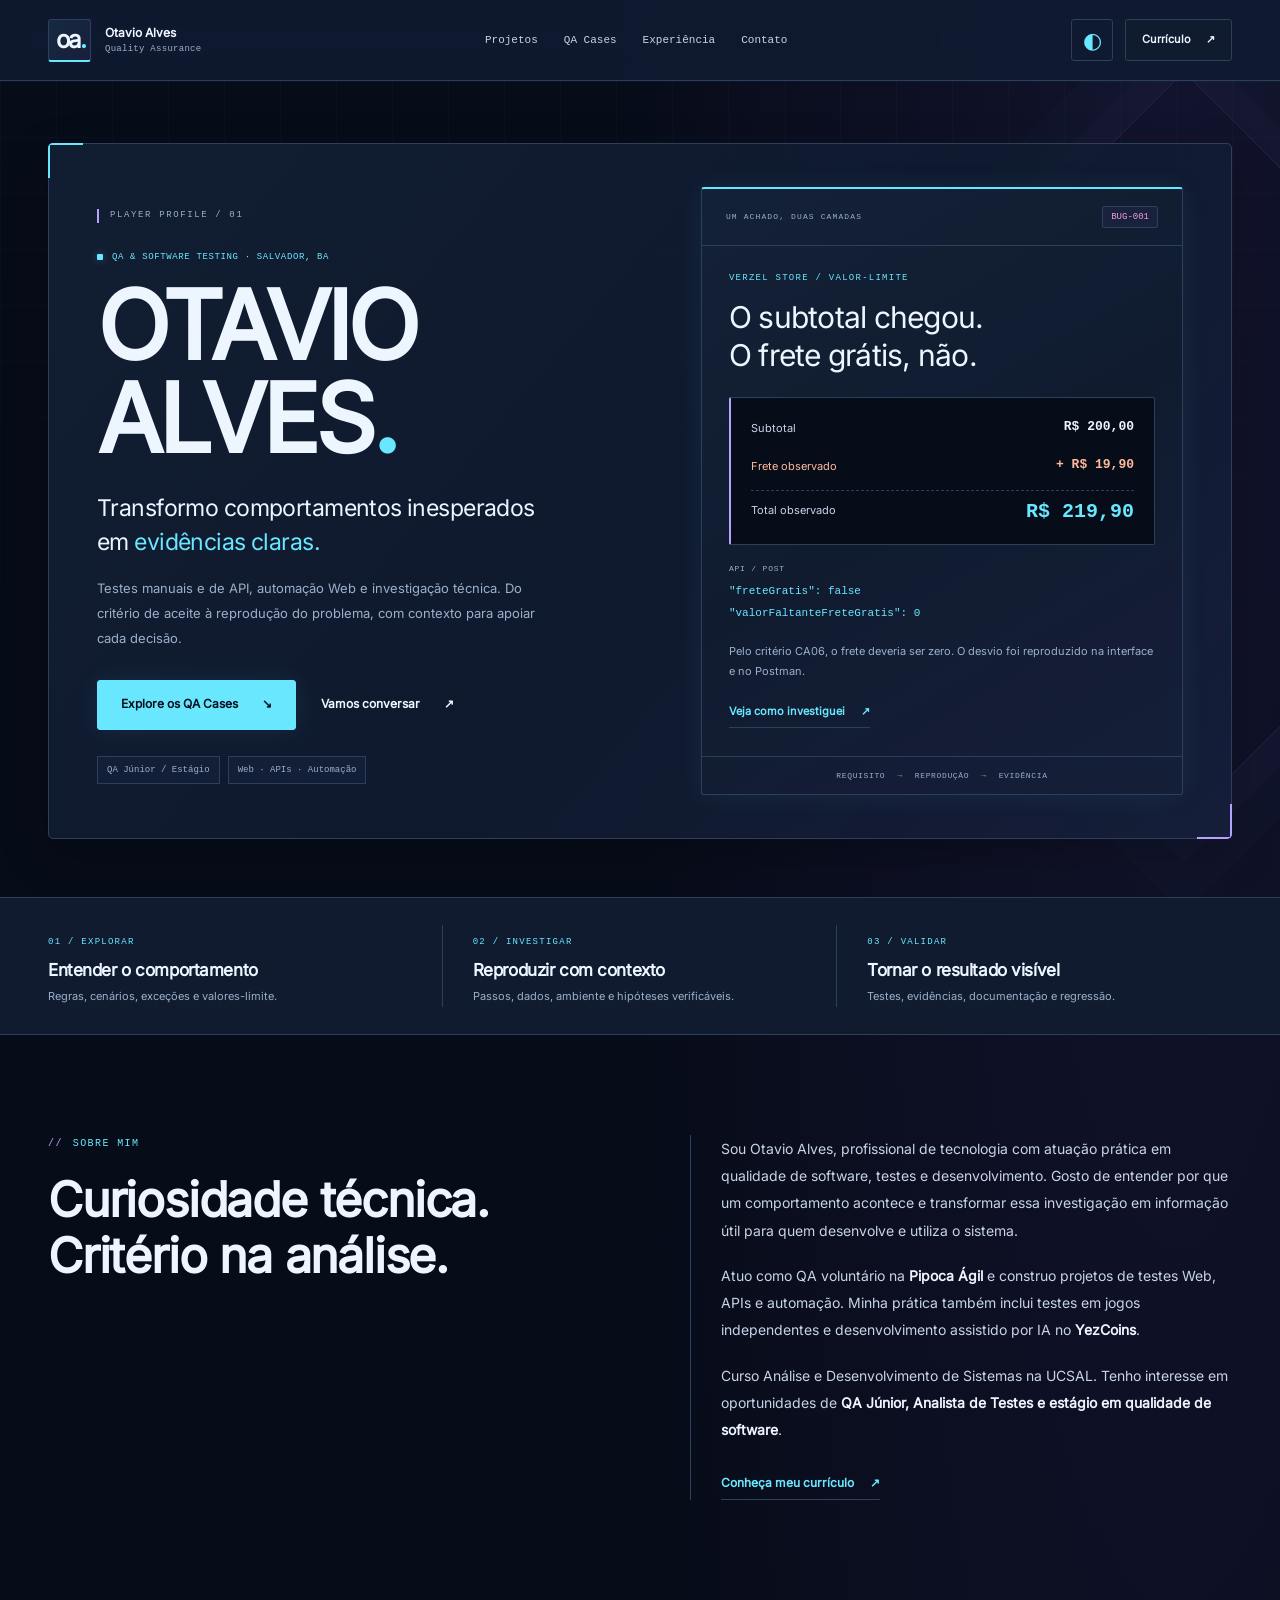
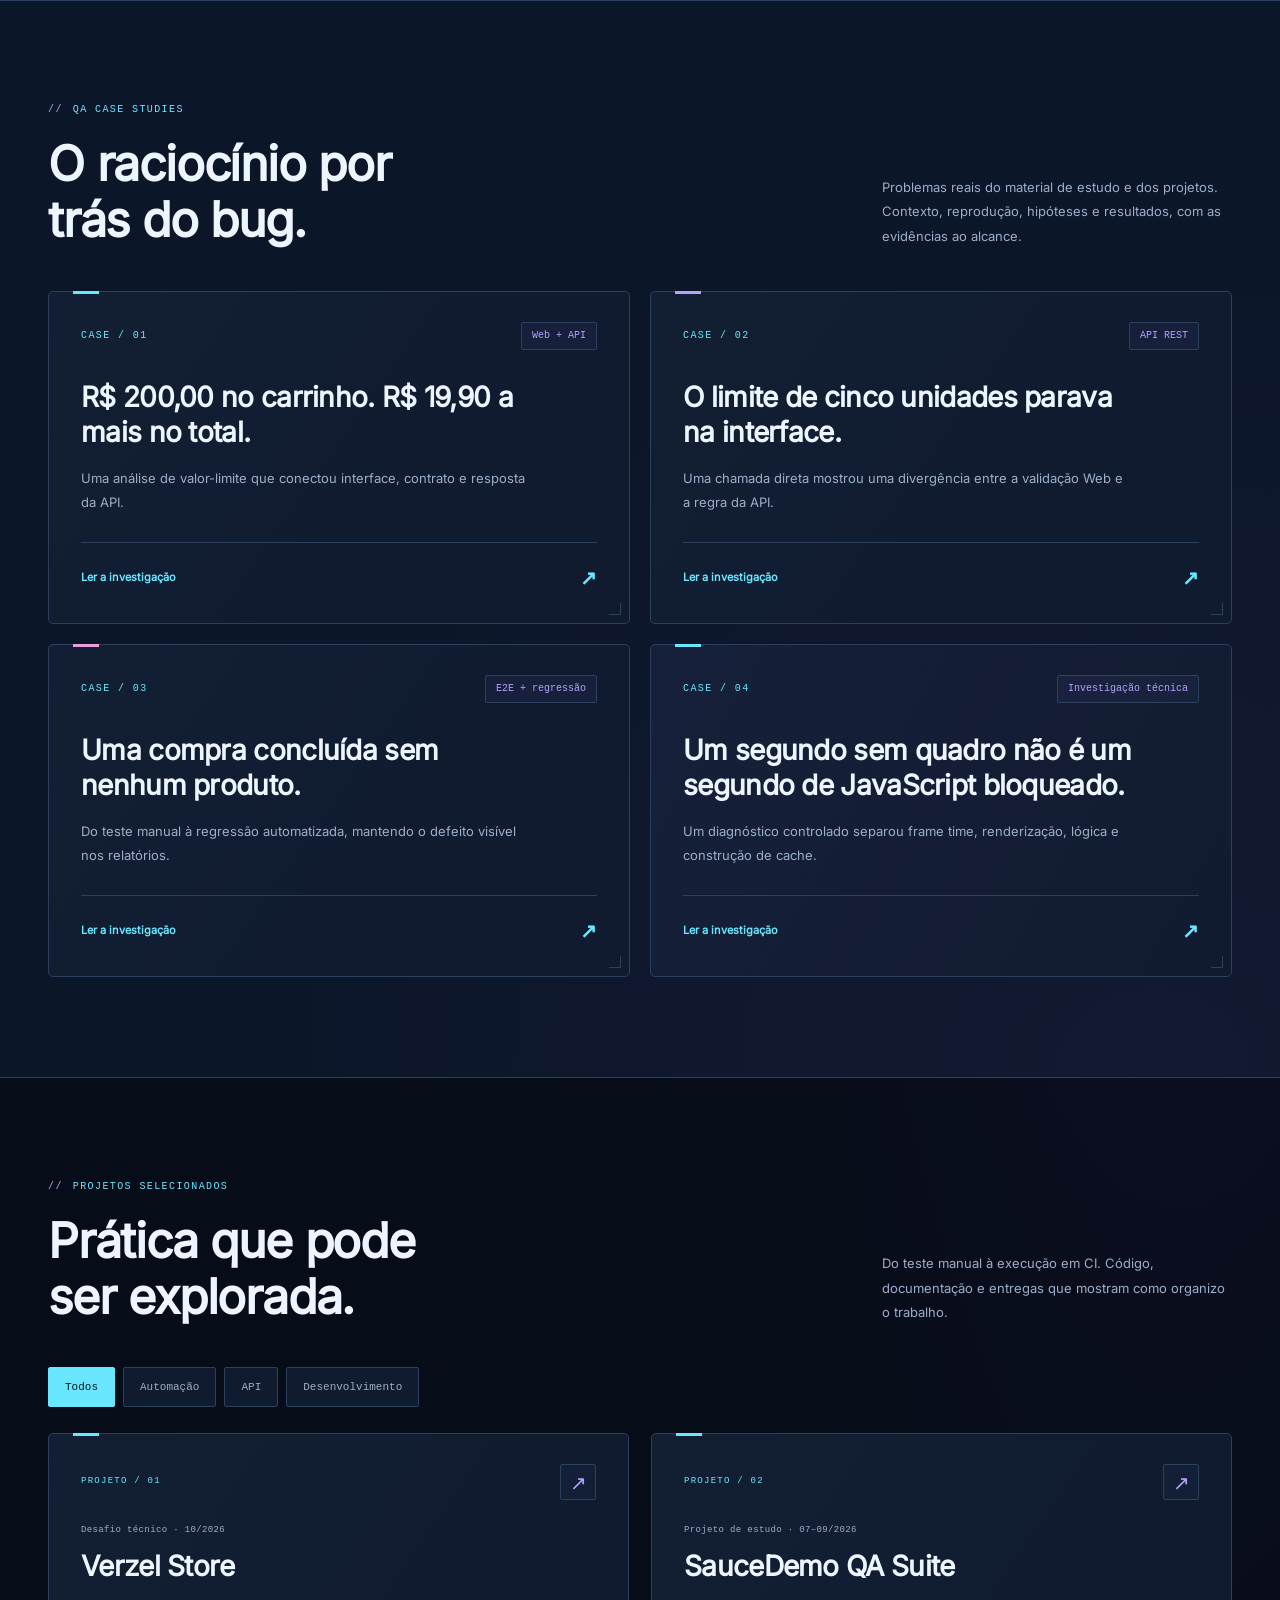
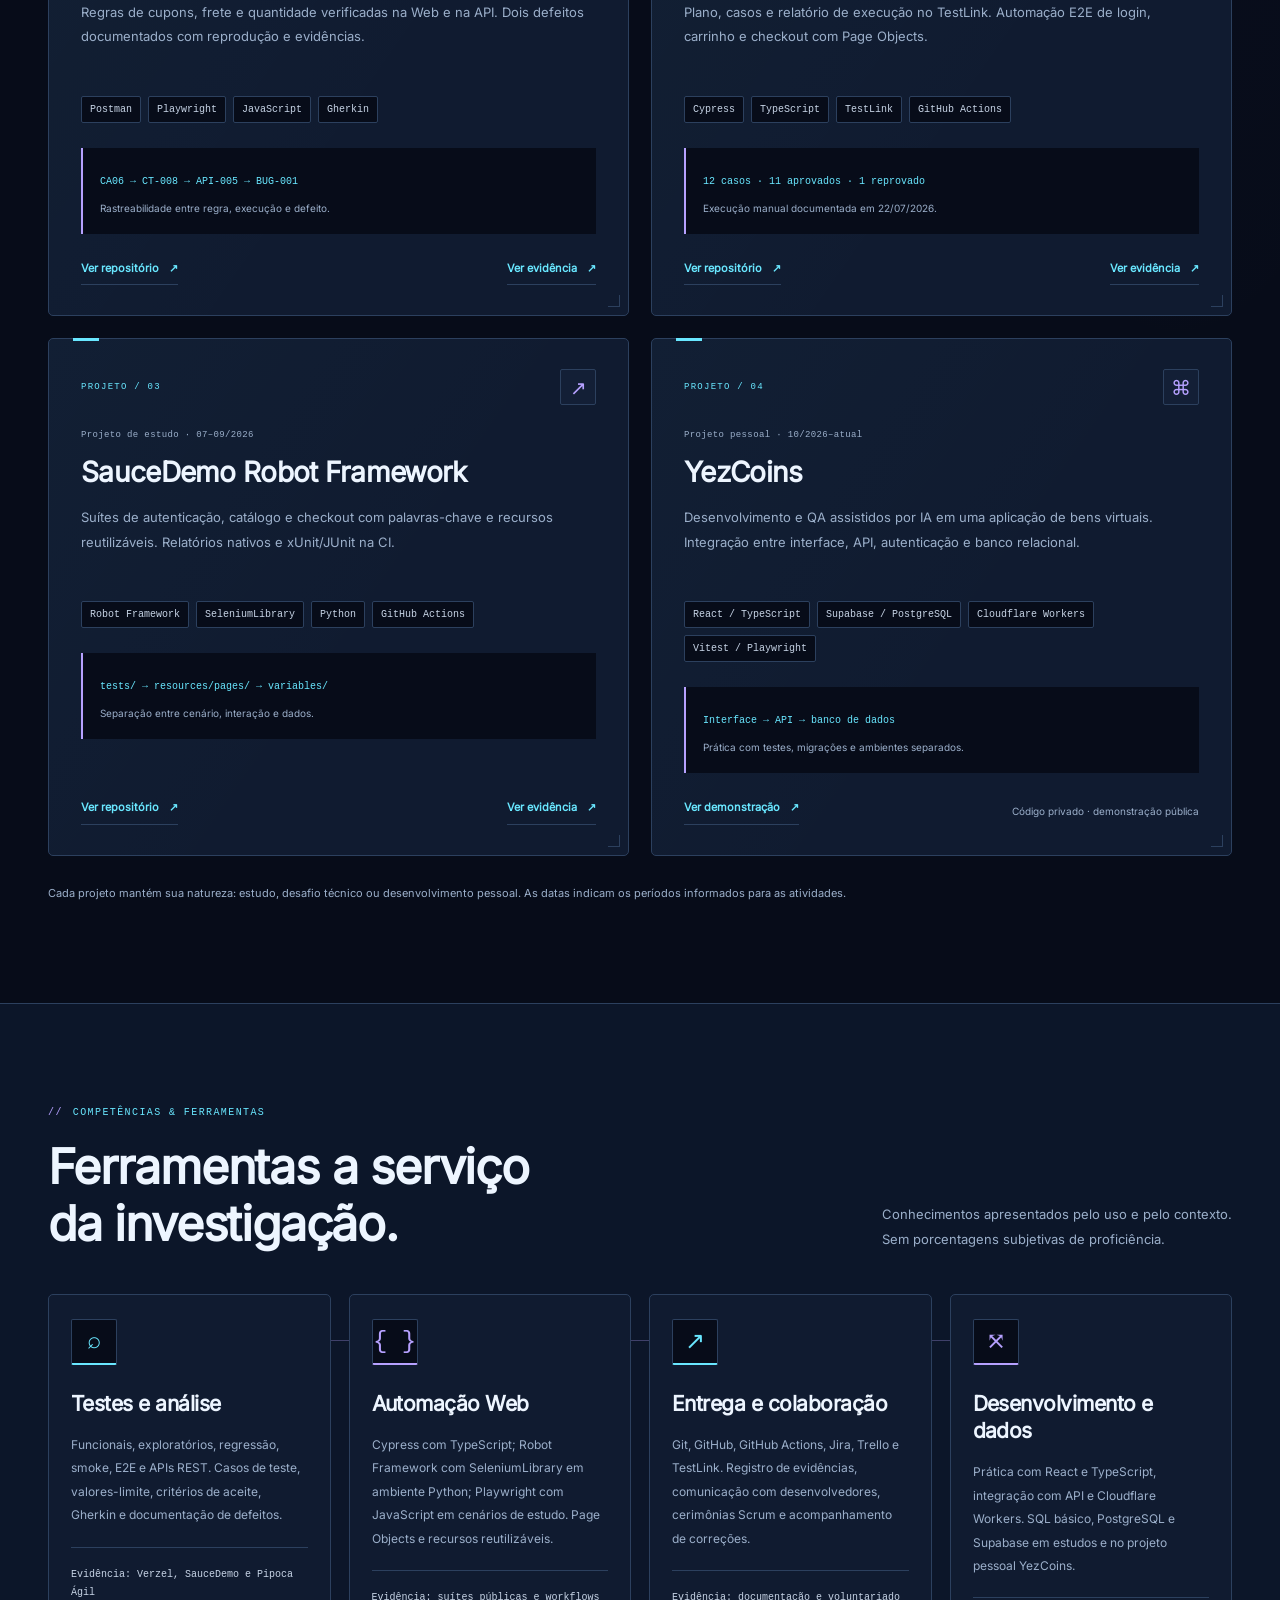
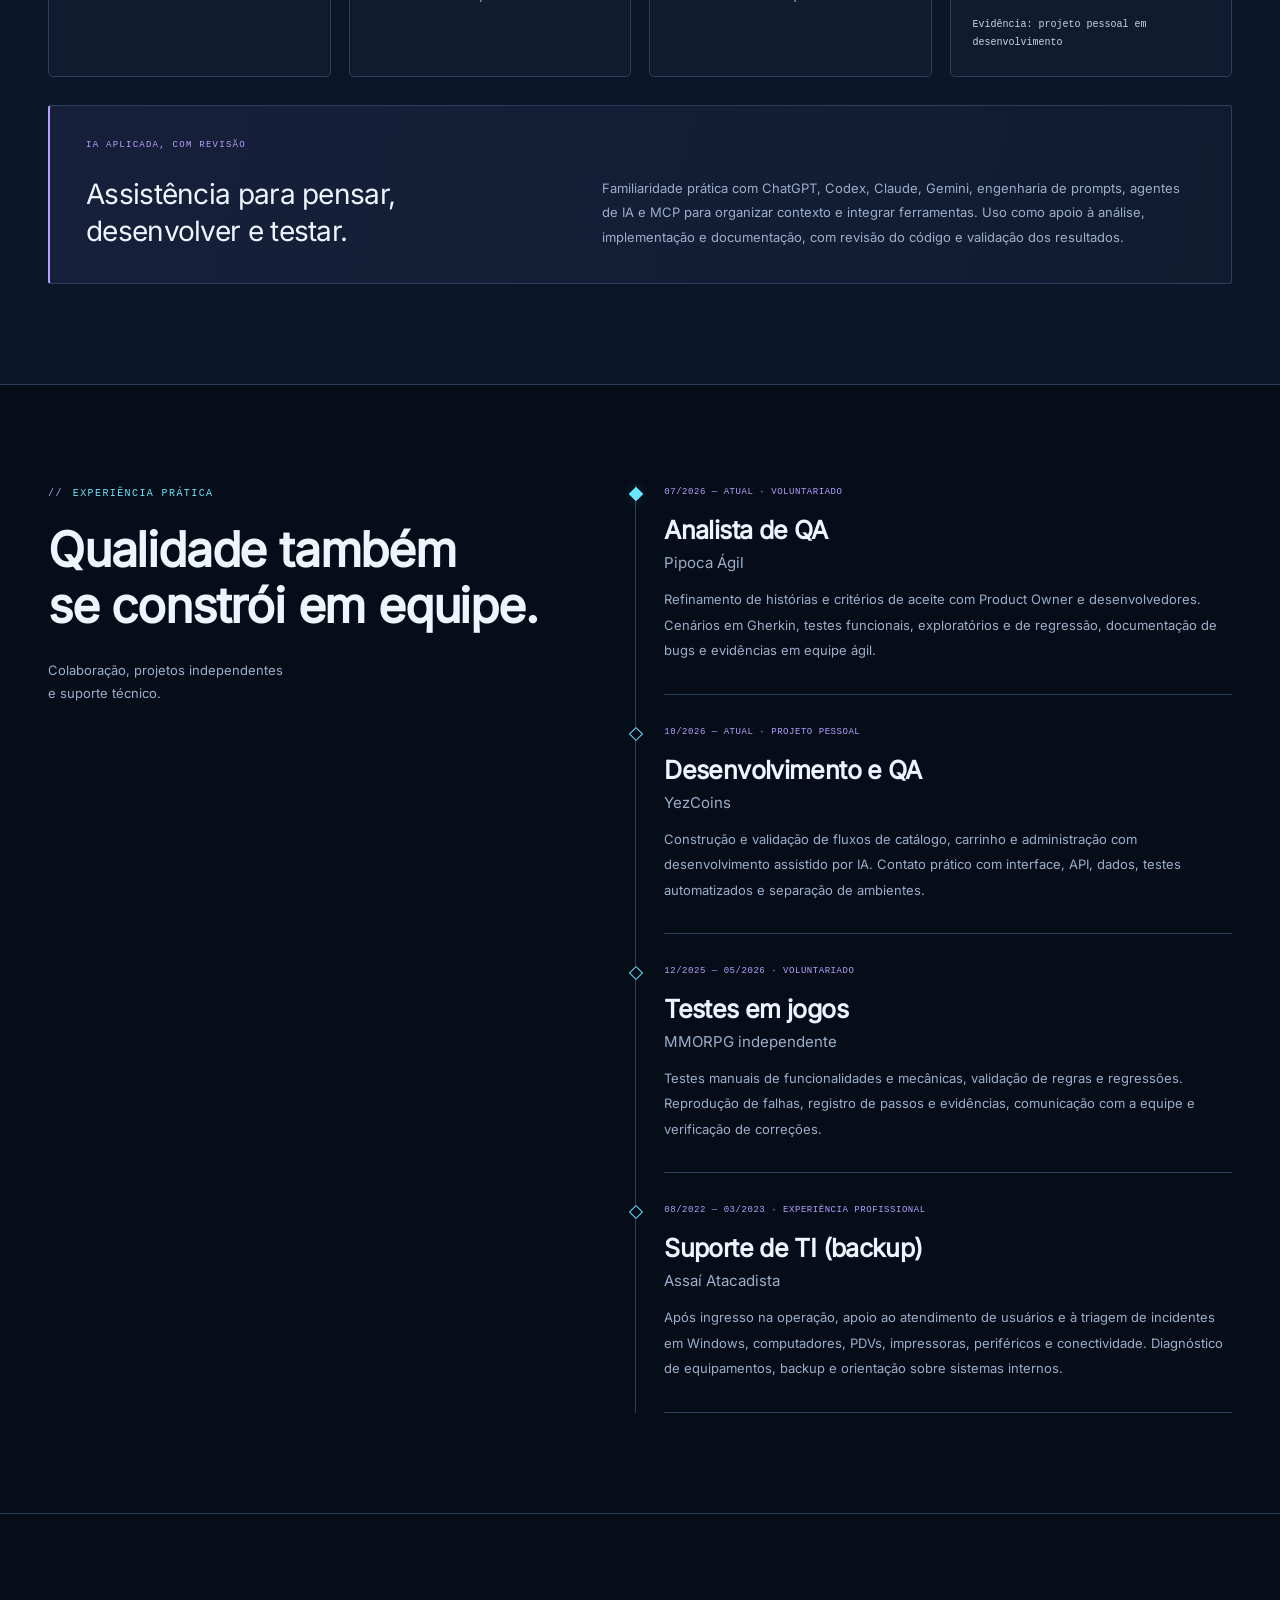
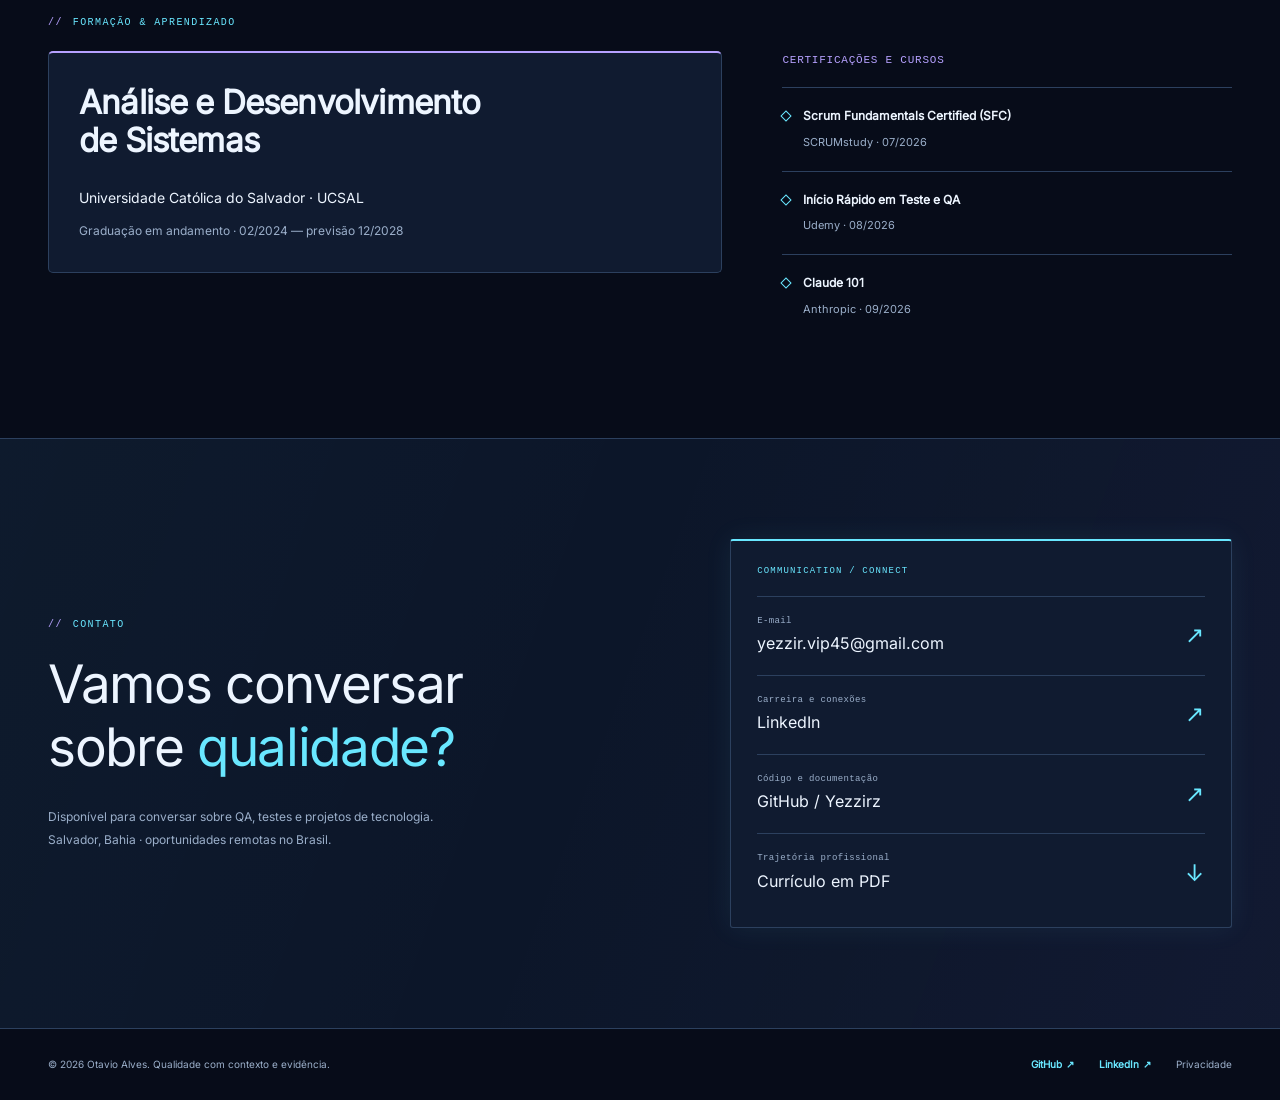
<file: index.html>
<!doctype html>
<html lang="pt-BR"><head><meta charset="utf-8"><meta name="viewport" content="width=device-width,initial-scale=1">
<title>Otavio Alves — QA &amp; Software Testing</title><meta name="description" content="Testes Web e API, automação e investigação de bugs. Projetos, evidências e estudos de caso de Otavio Alves.">
<meta name="color-scheme" content="dark light"><meta name="theme-color" content="#070c19">
<meta property="og:type" content="website"><meta property="og:title" content="Otavio Alves — QA &amp; Software Testing"><meta property="og:description" content="Testes Web e API, automação e investigação de bugs. Projetos, evidências e estudos de caso de Otavio Alves."><meta property="og:image" content="https://yezzirz.github.io/assets/social-card.png"><meta property="og:locale" content="pt_BR"><meta property="og:url" content="https://yezzirz.github.io/">
<link rel="canonical" href="https://yezzirz.github.io/"><link rel="icon" href="assets/favicon.svg" type="image/svg+xml">
<link rel="preload" href="assets/inter-latin-400.woff2" as="font" type="font/woff2" crossorigin>
<link rel="stylesheet" href="assets/style.css"><script src="assets/app.js" defer></script>
</head><body><a class="skip-link" href="#conteudo">Pular para o conteúdo</a><header class="site-header"><div class="container header-inner"><a class="brand" href="#inicio" aria-label="Otavio Alves — início"><span class="brand-mark" aria-hidden="true">oa<span>.</span></span><span>Otavio Alves<small>Quality Assurance</small></span></a>
<button class="menu-toggle" type="button" aria-expanded="false" aria-controls="primary-nav">Menu <span aria-hidden="true">☰</span></button>
<nav id="primary-nav" aria-label="Principal"><a href="#projetos">Projetos</a><a href="#cases">QA Cases</a><a href="#experiencia">Experiência</a><a href="#contato">Contato</a></nav>
<div class="header-actions"><button class="theme-toggle" type="button" aria-label="Alternar tema" aria-pressed="false"><span aria-hidden="true">◐</span></button><a class="button small outline" href="downloads/Otavio_Alves_Curriculo_QA.pdf">Currículo <span aria-hidden="true">↗</span></a></div></div></header>
<main id="conteudo"><section id="inicio" class="hero"><div class="container hero-grid"><div class="hero-copy"><p class="eyebrow"><span class="status-dot"></span> QA & SOFTWARE TESTING · SALVADOR, BA</p><h1>Otavio<br>Alves<span>.</span></h1><p class="hero-lead">Transformo comportamentos inesperados em <em>evidências claras.</em></p><p class="hero-description">Testes manuais e de API, automação Web e investigação técnica. Do critério de aceite à reprodução do problema, com contexto para apoiar cada decisão.</p><div class="hero-actions"><a class="button primary" href="#cases">Explore os QA Cases <span aria-hidden="true">↘</span></a><a class="button plain" href="#contato">Vamos conversar <span aria-hidden="true">↗</span></a></div><div class="hero-meta"><span>QA Júnior / Estágio</span><span>Web · APIs · Automação</span></div></div>
<div class="hero-evidence"><div class="evidence-heading"><span class="mono">UM ACHADO, DUAS CAMADAS</span><span class="evidence-label">BUG-001</span></div><div class="evidence-body"><p class="eyebrow">VERZEL STORE / VALOR-LIMITE</p><h2>O subtotal chegou.<br>O frete grátis, não.</h2><div class="receipt"><div><span>Subtotal</span><strong>R$ 200,00</strong></div><div class="observed"><span>Frete observado</span><strong>+ R$ 19,90</strong></div><div class="receipt-total"><span>Total observado</span><strong>R$ 219,90</strong></div></div><div class="api-proof"><span>API / POST</span><code>"freteGratis": false</code><code>"valorFaltanteFreteGratis": 0</code></div><p class="evidence-note">Pelo critério CA06, o frete deveria ser zero. O desvio foi reproduzido na interface e no Postman.</p><a href="cases/frete-no-limite.html" class="text-link">Veja como investiguei <span aria-hidden="true">↗</span></a></div><div class="evidence-footer"><span>REQUISITO</span><span aria-hidden="true">→</span><span>REPRODUÇÃO</span><span aria-hidden="true">→</span><span>EVIDÊNCIA</span></div></div></div></section>
<section class="approach-strip" aria-label="Frentes de atuação"><div class="container approach-grid"><div><span class="mono">01 / EXPLORAR</span><h2>Entender o comportamento</h2><p>Regras, cenários, exceções e valores-limite.</p></div><div><span class="mono">02 / INVESTIGAR</span><h2>Reproduzir com contexto</h2><p>Passos, dados, ambiente e hipóteses verificáveis.</p></div><div><span class="mono">03 / VALIDAR</span><h2>Tornar o resultado visível</h2><p>Testes, evidências, documentação e regressão.</p></div></div></section>
<section id="sobre" class="section"><div class="container about-grid"><div><p class="eyebrow">SOBRE MIM</p><h2 class="section-title">Curiosidade técnica.<br>Critério na análise.</h2></div><div class="prose"><p>Sou Otavio Alves, profissional de tecnologia com atuação prática em qualidade de software, testes e desenvolvimento. Gosto de entender por que um comportamento acontece e transformar essa investigação em informação útil para quem desenvolve e utiliza o sistema.</p><p>Atuo como QA voluntário na <strong>Pipoca Ágil</strong> e construo projetos de testes Web, APIs e automação. Minha prática também inclui testes em jogos independentes e desenvolvimento assistido por IA no <strong>YezCoins</strong>.</p><p>Curso Análise e Desenvolvimento de Sistemas na UCSAL. Tenho interesse em oportunidades de <strong>QA Júnior, Analista de Testes e estágio em qualidade de software</strong>.</p><a class="text-link" href="downloads/Otavio_Alves_Curriculo_QA.pdf">Conheça meu currículo <span aria-hidden="true">↗</span></a></div></div></section>
<section id="cases" class="section cases-section"><div class="container"><div class="section-heading"><div><p class="eyebrow">QA CASE STUDIES</p><h2 class="section-title">O raciocínio por<br>trás do bug.</h2></div><p>Problemas reais do material de estudo e dos projetos. Contexto, reprodução, hipóteses e resultados, com as evidências ao alcance.</p></div><div class="cases-grid"><a class="case-card" href="cases/frete-no-limite.html"><div class="case-top"><span class="mono">CASE / 01</span><span class="chip">Web + API</span></div><h3>R$ 200,00 no carrinho. R$ 19,90 a mais no total.</h3><p>Uma análise de valor-limite que conectou interface, contrato e resposta da API.</p><span class="case-read">Ler a investigação <span aria-hidden="true">↗</span></span></a><a class="case-card" href="cases/limite-de-quantidade-api.html"><div class="case-top"><span class="mono">CASE / 02</span><span class="chip">API REST</span></div><h3>O limite de cinco unidades parava na interface.</h3><p>Uma chamada direta mostrou uma divergência entre a validação Web e a regra da API.</p><span class="case-read">Ler a investigação <span aria-hidden="true">↗</span></span></a><a class="case-card" href="cases/checkout-sem-itens.html"><div class="case-top"><span class="mono">CASE / 03</span><span class="chip">E2E + regressão</span></div><h3>Uma compra concluída sem nenhum produto.</h3><p>Do teste manual à regressão automatizada, mantendo o defeito visível nos relatórios.</p><span class="case-read">Ler a investigação <span aria-hidden="true">↗</span></span></a><a class="case-card" href="cases/diagnostico-de-quadros.html"><div class="case-top"><span class="mono">CASE / 04</span><span class="chip">Investigação técnica</span></div><h3>Um segundo sem quadro não é um segundo de JavaScript bloqueado.</h3><p>Um diagnóstico controlado separou frame time, renderização, lógica e construção de cache.</p><span class="case-read">Ler a investigação <span aria-hidden="true">↗</span></span></a></div></div></section>
<section id="projetos" class="section"><div class="container"><div class="section-heading"><div><p class="eyebrow">PROJETOS SELECIONADOS</p><h2 class="section-title">Prática que pode<br>ser explorada.</h2></div><p>Do teste manual à execução em CI. Código, documentação e entregas que mostram como organizo o trabalho.</p></div><div class="project-filters" role="group" aria-label="Filtrar projetos"><button type="button" data-filter="todos" aria-pressed="true">Todos</button><button type="button" data-filter="automacao" aria-pressed="false">Automação</button><button type="button" data-filter="api" aria-pressed="false">API</button><button type="button" data-filter="desenvolvimento" aria-pressed="false">Desenvolvimento</button></div><div class="projects-grid"><article class="project-card" data-category="web api automacao"><div class="project-top"><span class="mono">PROJETO / 01</span><span class="project-icon" aria-hidden="true">↗</span></div><p class="eyebrow muted">Desafio técnico · 10/2026</p><h3>Verzel Store</h3><p>Regras de cupons, frete e quantidade verificadas na Web e na API. Dois defeitos documentados com reprodução e evidências.</p><ul class="tags"><li>Postman</li><li>Playwright</li><li>JavaScript</li><li>Gherkin</li></ul><div class="project-proof"><code>CA06 → CT-008 → API-005 → BUG-001</code><small>Rastreabilidade entre regra, execução e defeito.</small></div><div class="project-links"><a class="text-link" href="https://github.com/Yezzirz/verzel-store-qa-challenge">Ver repositório<span aria-hidden="true"> ↗</span></a><a class="text-link" href="https://github.com/Yezzirz/verzel-store-qa-challenge/blob/main/docs/bugs.md">Ver evidência<span aria-hidden="true"> ↗</span></a></div></article><article class="project-card" data-category="web automacao"><div class="project-top"><span class="mono">PROJETO / 02</span><span class="project-icon" aria-hidden="true">↗</span></div><p class="eyebrow muted">Projeto de estudo · 07–09/2026</p><h3>SauceDemo QA Suite</h3><p>Plano, casos e relatório de execução no TestLink. Automação E2E de login, carrinho e checkout com Page Objects.</p><ul class="tags"><li>Cypress</li><li>TypeScript</li><li>TestLink</li><li>GitHub Actions</li></ul><div class="project-proof"><code>12 casos · 11 aprovados · 1 reprovado</code><small>Execução manual documentada em 22/07/2026.</small></div><div class="project-links"><a class="text-link" href="https://github.com/Yezzirz/Saucedemo-QA-Suite">Ver repositório<span aria-hidden="true"> ↗</span></a><a class="text-link" href="https://github.com/Yezzirz/Saucedemo-QA-Suite/blob/main/Docs/03-relatorio-de-testes.md">Ver evidência<span aria-hidden="true"> ↗</span></a></div></article><article class="project-card" data-category="web automacao"><div class="project-top"><span class="mono">PROJETO / 03</span><span class="project-icon" aria-hidden="true">↗</span></div><p class="eyebrow muted">Projeto de estudo · 07–09/2026</p><h3>SauceDemo Robot Framework</h3><p>Suítes de autenticação, catálogo e checkout com palavras-chave e recursos reutilizáveis. Relatórios nativos e xUnit/JUnit na CI.</p><ul class="tags"><li>Robot Framework</li><li>SeleniumLibrary</li><li>Python</li><li>GitHub Actions</li></ul><div class="project-proof"><code>tests/ → resources/pages/ → variables/</code><small>Separação entre cenário, interação e dados.</small></div><div class="project-links"><a class="text-link" href="https://github.com/Yezzirz/saucedemo-robot-framework-suite">Ver repositório<span aria-hidden="true"> ↗</span></a><a class="text-link" href="https://github.com/Yezzirz/saucedemo-robot-framework-suite/blob/main/tests/03_checkout.robot">Ver evidência<span aria-hidden="true"> ↗</span></a></div></article><article class="project-card" data-category="desenvolvimento"><div class="project-top"><span class="mono">PROJETO / 04</span><span class="project-icon" aria-hidden="true">⌘</span></div><p class="eyebrow muted">Projeto pessoal · 10/2026–atual</p><h3>YezCoins</h3><p>Desenvolvimento e QA assistidos por IA em uma aplicação de bens virtuais. Integração entre interface, API, autenticação e banco relacional.</p><ul class="tags"><li>React / TypeScript</li><li>Supabase / PostgreSQL</li><li>Cloudflare Workers</li><li>Vitest / Playwright</li></ul><div class="project-proof"><code>Interface → API → banco de dados</code><small>Prática com testes, migrações e ambientes separados.</small></div><div class="project-links"><a class="text-link" href="https://yezcoins.com">Ver demonstração<span aria-hidden="true"> ↗</span></a><span class="subtle">Código privado · demonstração pública</span></div></article></div><p class="section-note">Cada projeto mantém sua natureza: estudo, desafio técnico ou desenvolvimento pessoal. As datas indicam os períodos informados para as atividades.</p></div></section>
<section id="competencias" class="section skills-section"><div class="container"><div class="section-heading"><div><p class="eyebrow">COMPETÊNCIAS & FERRAMENTAS</p><h2 class="section-title">Ferramentas a serviço<br>da investigação.</h2></div><p>Conhecimentos apresentados pelo uso e pelo contexto. Sem porcentagens subjetivas de proficiência.</p></div><div class="skills-grid"><article><span class="skill-symbol" aria-hidden="true">⌕</span><h3>Testes e análise</h3><p>Funcionais, exploratórios, regressão, smoke, E2E e APIs REST. Casos de teste, valores-limite, critérios de aceite, Gherkin e documentação de defeitos.</p><div class="skill-context">Evidência: Verzel, SauceDemo e Pipoca Ágil</div></article><article><span class="skill-symbol" aria-hidden="true">{ }</span><h3>Automação Web</h3><p>Cypress com TypeScript; Robot Framework com SeleniumLibrary em ambiente Python; Playwright com JavaScript em cenários de estudo. Page Objects e recursos reutilizáveis.</p><div class="skill-context">Evidência: suítes públicas e workflows</div></article><article><span class="skill-symbol" aria-hidden="true">↗</span><h3>Entrega e colaboração</h3><p>Git, GitHub, GitHub Actions, Jira, Trello e TestLink. Registro de evidências, comunicação com desenvolvedores, cerimônias Scrum e acompanhamento de correções.</p><div class="skill-context">Evidência: documentação e voluntariado</div></article><article><span class="skill-symbol" aria-hidden="true">⤧</span><h3>Desenvolvimento e dados</h3><p>Prática com React e TypeScript, integração com API e Cloudflare Workers. SQL básico, PostgreSQL e Supabase em estudos e no projeto pessoal YezCoins.</p><div class="skill-context">Evidência: projeto pessoal em desenvolvimento</div></article></div><div class="ai-panel"><p class="eyebrow">IA APLICADA, COM REVISÃO</p><div><h3>Assistência para pensar,<br>desenvolver e testar.</h3><p>Familiaridade prática com ChatGPT, Codex, Claude, Gemini, engenharia de prompts, agentes de IA e MCP para organizar contexto e integrar ferramentas. Uso como apoio à análise, implementação e documentação, com revisão do código e validação dos resultados.</p></div></div></div></section>
<section id="experiencia" class="section"><div class="container experience-grid"><div><p class="eyebrow">EXPERIÊNCIA PRÁTICA</p><h2 class="section-title">Qualidade também<br>se constrói em equipe.</h2><p class="subtle">Colaboração, projetos independentes<br>e suporte técnico.</p></div><div class="timeline"><article><p class="mono">07/2026 — ATUAL · VOLUNTARIADO</p><h3>Analista de QA <span>Pipoca Ágil</span></h3><p>Refinamento de histórias e critérios de aceite com Product Owner e desenvolvedores. Cenários em Gherkin, testes funcionais, exploratórios e de regressão, documentação de bugs e evidências em equipe ágil.</p></article><article><p class="mono">10/2026 — ATUAL · PROJETO PESSOAL</p><h3>Desenvolvimento e QA <span>YezCoins</span></h3><p>Construção e validação de fluxos de catálogo, carrinho e administração com desenvolvimento assistido por IA. Contato prático com interface, API, dados, testes automatizados e separação de ambientes.</p></article><article><p class="mono">12/2025 — 05/2026 · VOLUNTARIADO</p><h3>Testes em jogos <span>MMORPG independente</span></h3><p>Testes manuais de funcionalidades e mecânicas, validação de regras e regressões. Reprodução de falhas, registro de passos e evidências, comunicação com a equipe e verificação de correções.</p></article><article><p class="mono">08/2022 — 03/2023 · EXPERIÊNCIA PROFISSIONAL</p><h3>Suporte de TI (backup) <span>Assaí Atacadista</span></h3><p>Após ingresso na operação, apoio ao atendimento de usuários e à triagem de incidentes em Windows, computadores, PDVs, impressoras, periféricos e conectividade. Diagnóstico de equipamentos, backup e orientação sobre sistemas internos.</p></article></div></div></section>
<section id="formacao" class="section education-section"><div class="container"><p class="eyebrow">FORMAÇÃO & APRENDIZADO</p><div class="education-grid"><div><h2 class="section-title">Análise e Desenvolvimento<br>de Sistemas</h2><p class="education-school">Universidade Católica do Salvador · UCSAL</p><p class="subtle">Graduação em andamento · 02/2024 — previsão 12/2028</p></div><div class="certificates"><h3>Certificações e cursos</h3><div><strong>Scrum Fundamentals Certified (SFC)</strong><span>SCRUMstudy · 07/2026</span></div><div><strong>Início Rápido em Teste e QA</strong><span>Udemy · 08/2026</span></div><div><strong>Claude 101</strong><span>Anthropic · 09/2026</span></div></div></div></div></section>
<section id="contato" class="section contact-section"><div class="container contact-grid"><div><p class="eyebrow">CONTATO</p><h2>Vamos conversar<br>sobre <em>qualidade?</em></h2><p>Disponível para conversar sobre QA, testes e projetos de tecnologia.<br>Salvador, Bahia · oportunidades remotas no Brasil.</p></div><div class="contact-links"><a href="mailto:yezzir.vip45@gmail.com"><span>E-mail</span><strong>yezzir.vip45@gmail.com</strong><span aria-hidden="true">↗</span></a><a href="https://www.linkedin.com/in/otavio-alves-05310823b/"><span>Carreira e conexões</span><strong>LinkedIn</strong><span aria-hidden="true">↗</span></a><a href="https://github.com/Yezzirz"><span>Código e documentação</span><strong>GitHub / Yezzirz</strong><span aria-hidden="true">↗</span></a><a href="downloads/Otavio_Alves_Curriculo_QA.pdf"><span>Trajetória profissional</span><strong>Currículo em PDF</strong><span aria-hidden="true">↓</span></a></div></div></section></main><footer class="site-footer"><div class="container footer-inner"><p>© 2026 Otavio Alves. Qualidade com contexto e evidência.</p><div><a class="text-link" href="https://github.com/Yezzirz">GitHub<span aria-hidden="true"> ↗</span></a><a class="text-link" href="https://www.linkedin.com/in/otavio-alves-05310823b/">LinkedIn<span aria-hidden="true"> ↗</span></a><a href="privacidade.html">Privacidade</a></div></div></footer><p class="sr-only" id="action-status" role="status"></p></body></html>
</file>
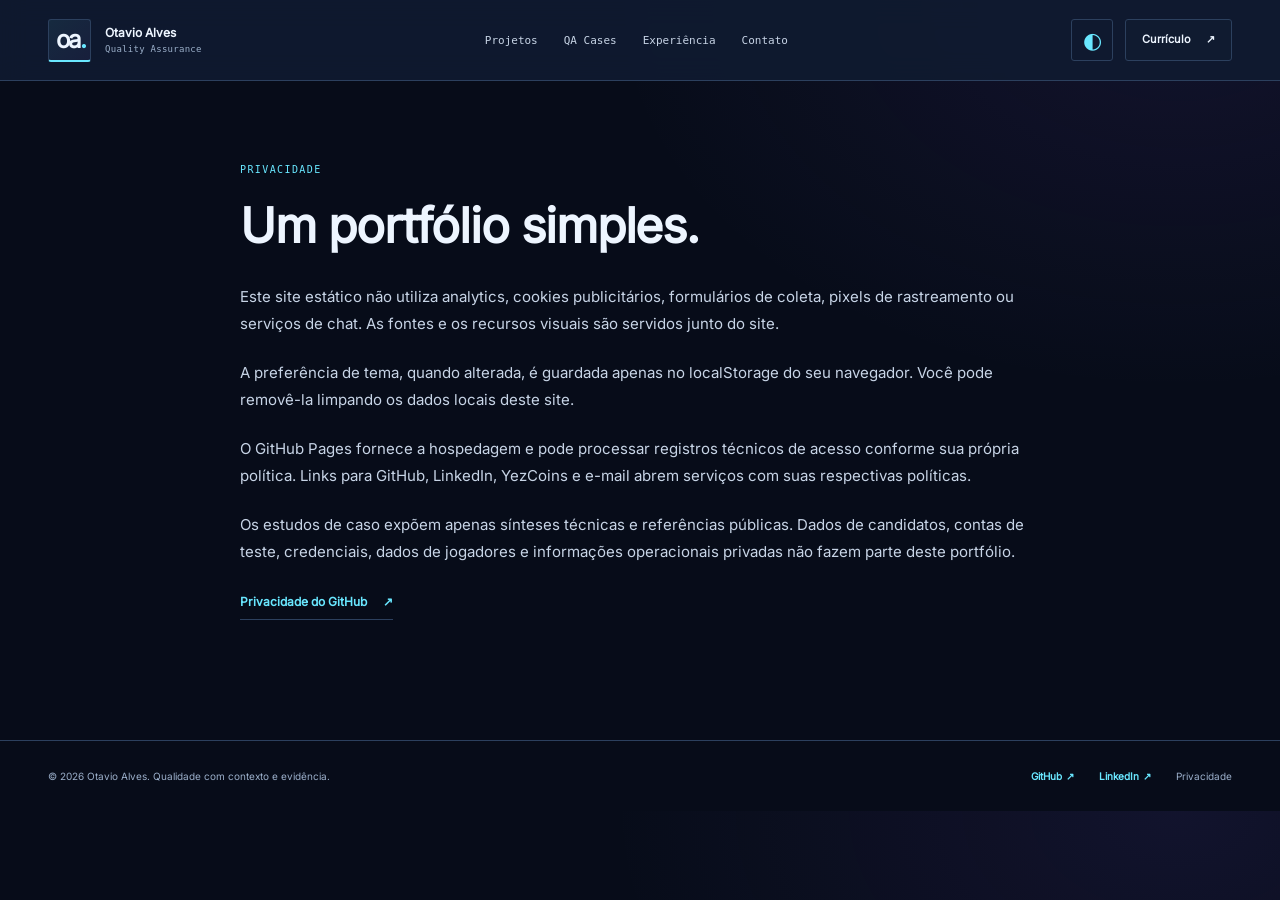
<file: privacidade.html>
<!doctype html>
<html lang="pt-BR"><head><meta charset="utf-8"><meta name="viewport" content="width=device-width,initial-scale=1">
<title>Privacidade | Otavio Alves</title><meta name="description" content="Informações sobre a privacidade deste portfólio.">
<meta name="color-scheme" content="dark light"><meta name="theme-color" content="#070c19">
<meta property="og:type" content="website"><meta property="og:title" content="Privacidade | Otavio Alves"><meta property="og:description" content="Informações sobre a privacidade deste portfólio."><meta property="og:image" content="https://yezzirz.github.io/assets/social-card.png"><meta property="og:locale" content="pt_BR"><meta property="og:url" content="https://yezzirz.github.io/">
<link rel="canonical" href="https://yezzirz.github.io/"><link rel="icon" href="assets/favicon.svg" type="image/svg+xml">
<link rel="preload" href="assets/inter-latin-400.woff2" as="font" type="font/woff2" crossorigin>
<link rel="stylesheet" href="assets/style.css"><script src="assets/app.js" defer></script>
</head><body><a class="skip-link" href="#conteudo">Pular para o conteúdo</a><header class="site-header"><div class="container header-inner"><a class="brand" href="index.html" aria-label="Otavio Alves — início"><span class="brand-mark" aria-hidden="true">oa<span>.</span></span><span>Otavio Alves<small>Quality Assurance</small></span></a>
<button class="menu-toggle" type="button" aria-expanded="false" aria-controls="primary-nav">Menu <span aria-hidden="true">☰</span></button>
<nav id="primary-nav" aria-label="Principal"><a href="index.html#projetos">Projetos</a><a href="index.html#cases">QA Cases</a><a href="index.html#experiencia">Experiência</a><a href="index.html#contato">Contato</a></nav>
<div class="header-actions"><button class="theme-toggle" type="button" aria-label="Alternar tema" aria-pressed="false"><span aria-hidden="true">◐</span></button><a class="button small outline" href="downloads/Otavio_Alves_Curriculo_QA.pdf">Currículo <span aria-hidden="true">↗</span></a></div></div></header><main id="conteudo" class="container legal"><p class="eyebrow">PRIVACIDADE</p><h1>Um portfólio simples.</h1><p>Este site estático não utiliza analytics, cookies publicitários, formulários de coleta, pixels de rastreamento ou serviços de chat. As fontes e os recursos visuais são servidos junto do site.</p><p>A preferência de tema, quando alterada, é guardada apenas no localStorage do seu navegador. Você pode removê-la limpando os dados locais deste site.</p><p>O GitHub Pages fornece a hospedagem e pode processar registros técnicos de acesso conforme sua própria política. Links para GitHub, LinkedIn, YezCoins e e-mail abrem serviços com suas respectivas políticas.</p><p>Os estudos de caso expõem apenas sínteses técnicas e referências públicas. Dados de candidatos, contas de teste, credenciais, dados de jogadores e informações operacionais privadas não fazem parte deste portfólio.</p><a class="text-link" href="https://docs.github.com/en/site-policy/privacy-policies/github-general-privacy-statement">Privacidade do GitHub<span aria-hidden="true"> ↗</span></a></main><footer class="site-footer"><div class="container footer-inner"><p>© 2026 Otavio Alves. Qualidade com contexto e evidência.</p><div><a class="text-link" href="https://github.com/Yezzirz">GitHub<span aria-hidden="true"> ↗</span></a><a class="text-link" href="https://www.linkedin.com/in/otavio-alves-05310823b/">LinkedIn<span aria-hidden="true"> ↗</span></a><a href="privacidade.html">Privacidade</a></div></div></footer><p class="sr-only" id="action-status" role="status"></p></body></html>
</file>
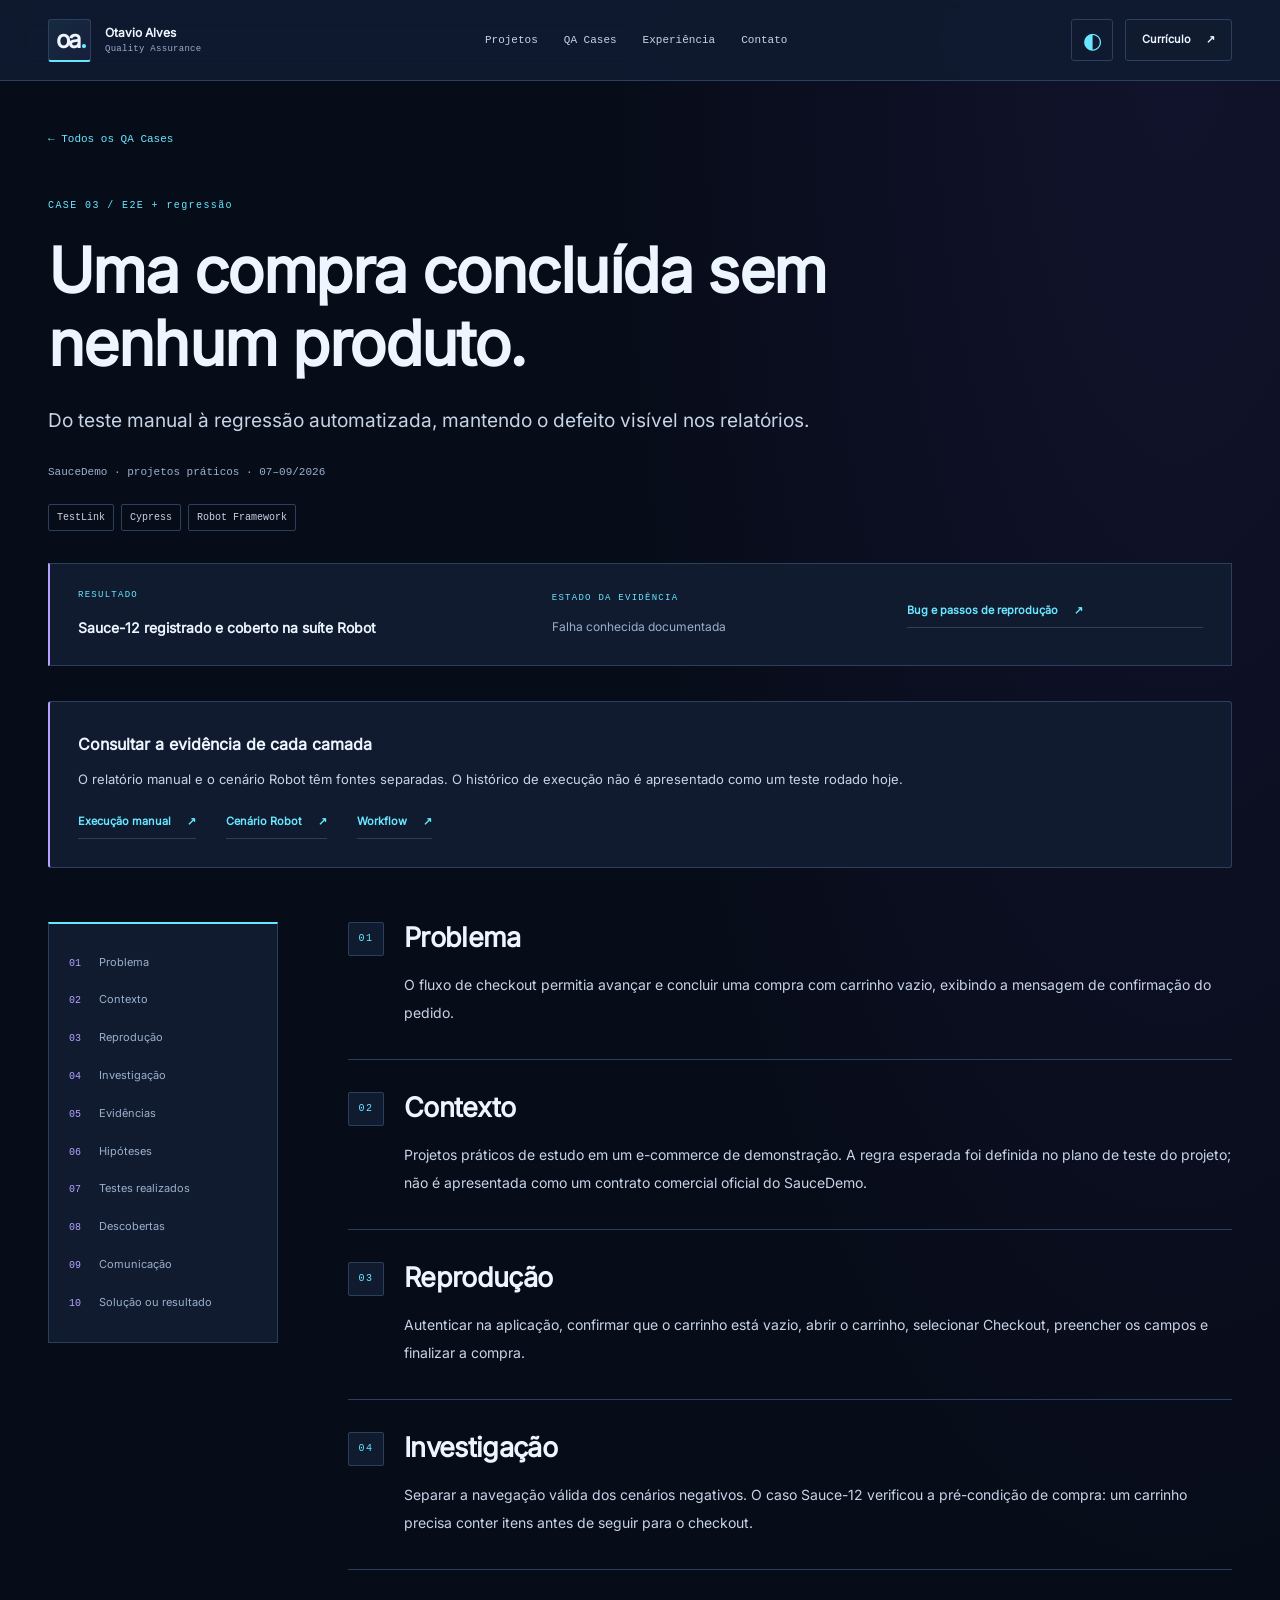
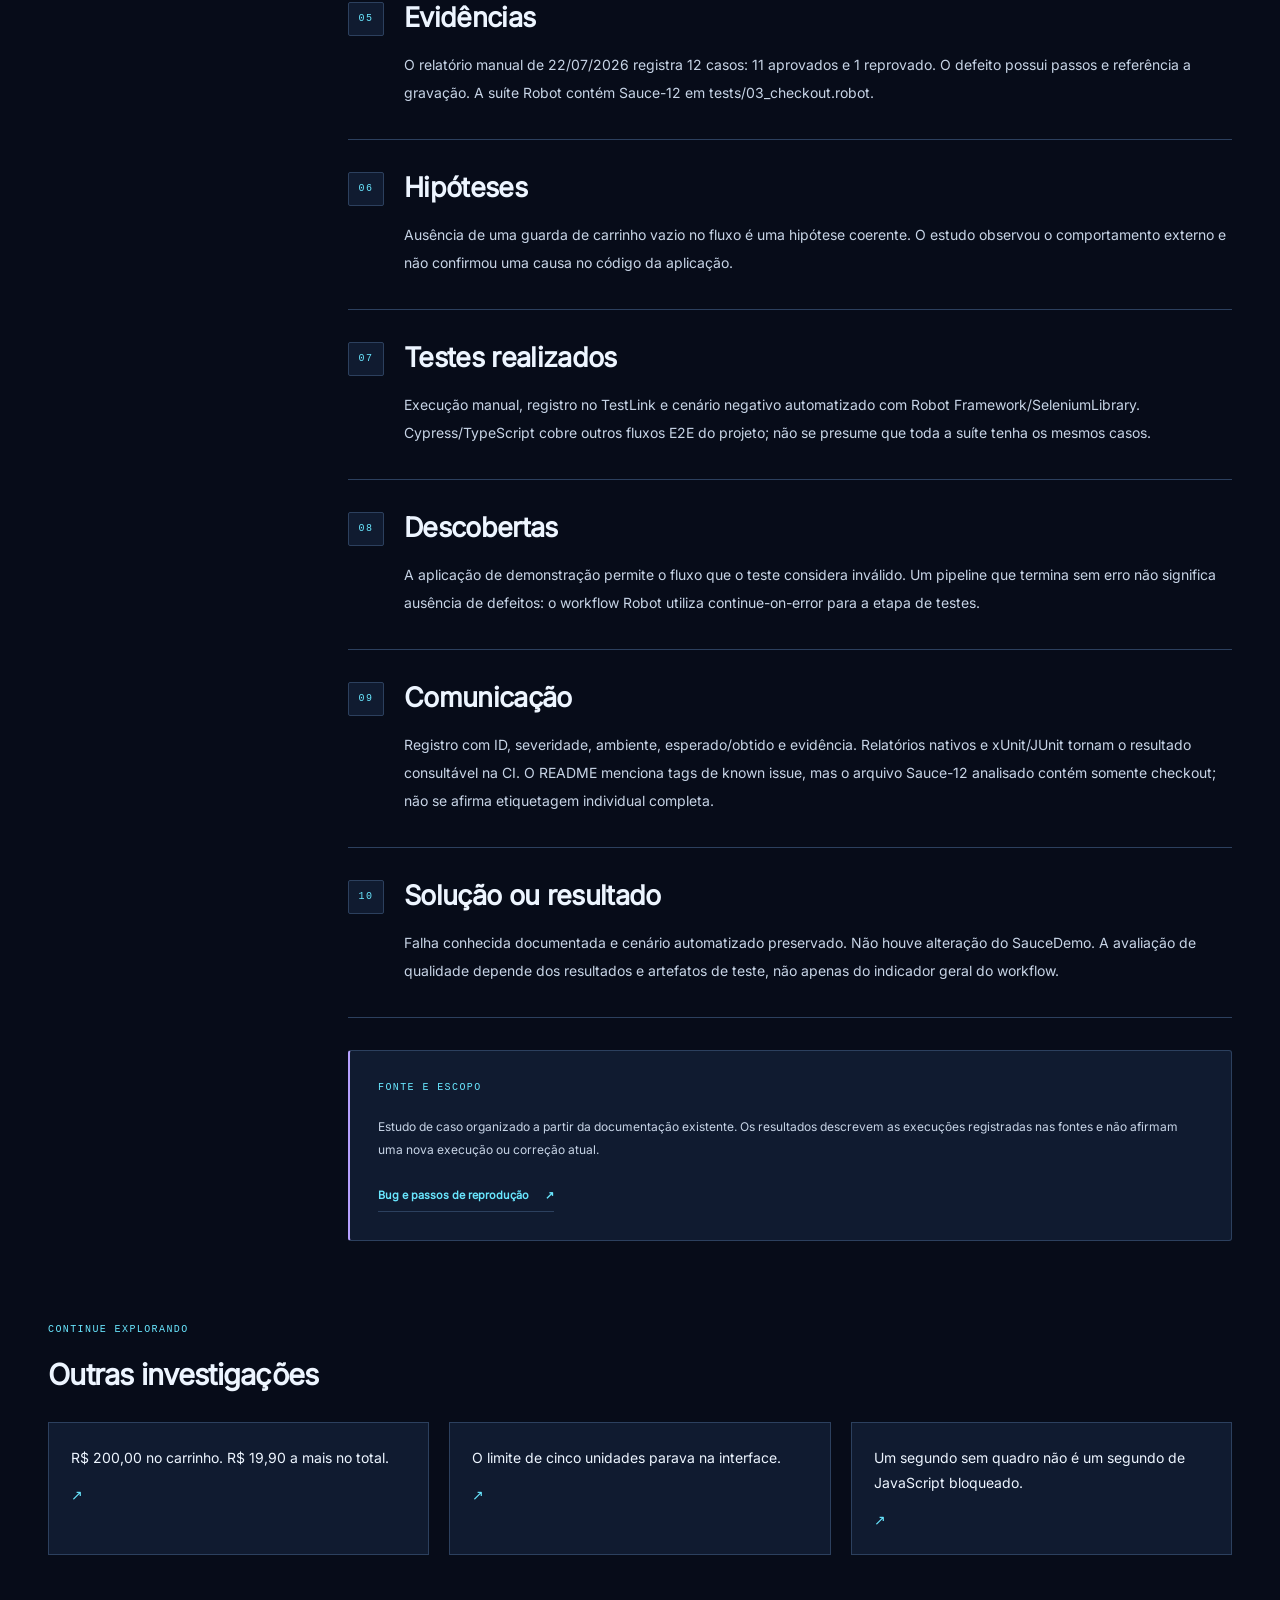
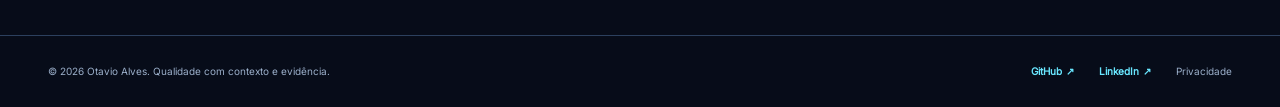
<file: cases/checkout-sem-itens.html>
<!doctype html>
<html lang="pt-BR"><head><meta charset="utf-8"><meta name="viewport" content="width=device-width,initial-scale=1">
<title>Uma compra concluída sem nenhum produto. | Otavio Alves — QA</title><meta name="description" content="Do teste manual à regressão automatizada, mantendo o defeito visível nos relatórios.">
<meta name="color-scheme" content="dark light"><meta name="theme-color" content="#070c19">
<meta property="og:type" content="website"><meta property="og:title" content="Uma compra concluída sem nenhum produto. | Otavio Alves — QA"><meta property="og:description" content="Do teste manual à regressão automatizada, mantendo o defeito visível nos relatórios."><meta property="og:image" content="https://yezzirz.github.io/assets/social-card.png"><meta property="og:locale" content="pt_BR"><meta property="og:url" content="https://yezzirz.github.io/cases/checkout-sem-itens.html">
<link rel="canonical" href="https://yezzirz.github.io/cases/checkout-sem-itens.html"><link rel="icon" href="../assets/favicon.svg" type="image/svg+xml">
<link rel="preload" href="../assets/inter-latin-400.woff2" as="font" type="font/woff2" crossorigin>
<link rel="stylesheet" href="../assets/style.css"><script src="../assets/app.js" defer></script>
</head><body><a class="skip-link" href="#conteudo">Pular para o conteúdo</a><header class="site-header"><div class="container header-inner"><a class="brand" href="../index.html" aria-label="Otavio Alves — início"><span class="brand-mark" aria-hidden="true">oa<span>.</span></span><span>Otavio Alves<small>Quality Assurance</small></span></a>
<button class="menu-toggle" type="button" aria-expanded="false" aria-controls="primary-nav">Menu <span aria-hidden="true">☰</span></button>
<nav id="primary-nav" aria-label="Principal"><a href="../index.html#projetos">Projetos</a><a href="../index.html#cases">QA Cases</a><a href="../index.html#experiencia">Experiência</a><a href="../index.html#contato">Contato</a></nav>
<div class="header-actions"><button class="theme-toggle" type="button" aria-label="Alternar tema" aria-pressed="false"><span aria-hidden="true">◐</span></button><a class="button small outline" href="../downloads/Otavio_Alves_Curriculo_QA.pdf">Currículo <span aria-hidden="true">↗</span></a></div></div></header><main id="conteudo"><div class="container case-hero"><a class="back-link" href="../index.html#cases">← Todos os QA Cases</a><p class="eyebrow">CASE 03 / E2E + regressão</p><h1>Uma compra concluída sem nenhum produto.</h1><p class="case-summary">Do teste manual à regressão automatizada, mantendo o defeito visível nos relatórios.</p><p class="case-context">SauceDemo · projetos práticos · 07–09/2026</p><ul class="tags"><li>TestLink</li><li>Cypress</li><li>Robot Framework</li></ul><div class="case-outcome"><div><span class="eyebrow">RESULTADO</span><strong>Sauce-12 registrado e coberto na suíte Robot</strong></div><div><span class="eyebrow">ESTADO DA EVIDÊNCIA</span><p>Falha conhecida documentada</p></div><a class="text-link" href="https://github.com/Yezzirz/Saucedemo-QA-Suite/blob/main/Docs/04-relatorios-de-bugs.md">Bug e passos de reprodução<span aria-hidden="true"> ↗</span></a></div><div class="case-callout"><strong>Consultar a evidência de cada camada</strong><p>O relatório manual e o cenário Robot têm fontes separadas. O histórico de execução não é apresentado como um teste rodado hoje.</p><div class="inline-links"><a class="text-link" href="https://github.com/Yezzirz/Saucedemo-QA-Suite/blob/main/Docs/03-relatorio-de-testes.md">Execução manual<span aria-hidden="true"> ↗</span></a><a class="text-link" href="https://github.com/Yezzirz/saucedemo-robot-framework-suite/blob/main/tests/03_checkout.robot">Cenário Robot<span aria-hidden="true"> ↗</span></a><a class="text-link" href="https://github.com/Yezzirz/saucedemo-robot-framework-suite/blob/main/.github/workflows/robot-ci.yml">Workflow<span aria-hidden="true"> ↗</span></a></div></div></div><div class="container case-layout"><aside class="case-toc"><nav aria-label="Etapas da investigação"><a href="#etapa-1"><span>01</span> Problema</a><a href="#etapa-2"><span>02</span> Contexto</a><a href="#etapa-3"><span>03</span> Reprodução</a><a href="#etapa-4"><span>04</span> Investigação</a><a href="#etapa-5"><span>05</span> Evidências</a><a href="#etapa-6"><span>06</span> Hipóteses</a><a href="#etapa-7"><span>07</span> Testes realizados</a><a href="#etapa-8"><span>08</span> Descobertas</a><a href="#etapa-9"><span>09</span> Comunicação</a><a href="#etapa-10"><span>10</span> Solução ou resultado</a></nav></aside><div class="case-steps"><section class="case-step" id="etapa-1"><div class="step-number mono">01</div><div><h2>Problema</h2><p>O fluxo de checkout permitia avançar e concluir uma compra com carrinho vazio, exibindo a mensagem de confirmação do pedido.</p></div></section><section class="case-step" id="etapa-2"><div class="step-number mono">02</div><div><h2>Contexto</h2><p>Projetos práticos de estudo em um e-commerce de demonstração. A regra esperada foi definida no plano de teste do projeto; não é apresentada como um contrato comercial oficial do SauceDemo.</p></div></section><section class="case-step" id="etapa-3"><div class="step-number mono">03</div><div><h2>Reprodução</h2><p>Autenticar na aplicação, confirmar que o carrinho está vazio, abrir o carrinho, selecionar Checkout, preencher os campos e finalizar a compra.</p></div></section><section class="case-step" id="etapa-4"><div class="step-number mono">04</div><div><h2>Investigação</h2><p>Separar a navegação válida dos cenários negativos. O caso Sauce-12 verificou a pré-condição de compra: um carrinho precisa conter itens antes de seguir para o checkout.</p></div></section><section class="case-step" id="etapa-5"><div class="step-number mono">05</div><div><h2>Evidências</h2><p>O relatório manual de 22/07/2026 registra 12 casos: 11 aprovados e 1 reprovado. O defeito possui passos e referência a gravação. A suíte Robot contém Sauce-12 em tests/03_checkout.robot.</p></div></section><section class="case-step" id="etapa-6"><div class="step-number mono">06</div><div><h2>Hipóteses</h2><p>Ausência de uma guarda de carrinho vazio no fluxo é uma hipótese coerente. O estudo observou o comportamento externo e não confirmou uma causa no código da aplicação.</p></div></section><section class="case-step" id="etapa-7"><div class="step-number mono">07</div><div><h2>Testes realizados</h2><p>Execução manual, registro no TestLink e cenário negativo automatizado com Robot Framework/SeleniumLibrary. Cypress/TypeScript cobre outros fluxos E2E do projeto; não se presume que toda a suíte tenha os mesmos casos.</p></div></section><section class="case-step" id="etapa-8"><div class="step-number mono">08</div><div><h2>Descobertas</h2><p>A aplicação de demonstração permite o fluxo que o teste considera inválido. Um pipeline que termina sem erro não significa ausência de defeitos: o workflow Robot utiliza continue-on-error para a etapa de testes.</p></div></section><section class="case-step" id="etapa-9"><div class="step-number mono">09</div><div><h2>Comunicação</h2><p>Registro com ID, severidade, ambiente, esperado/obtido e evidência. Relatórios nativos e xUnit/JUnit tornam o resultado consultável na CI. O README menciona tags de known issue, mas o arquivo Sauce-12 analisado contém somente checkout; não se afirma etiquetagem individual completa.</p></div></section><section class="case-step" id="etapa-10"><div class="step-number mono">10</div><div><h2>Solução ou resultado</h2><p>Falha conhecida documentada e cenário automatizado preservado. Não houve alteração do SauceDemo. A avaliação de qualidade depende dos resultados e artefatos de teste, não apenas do indicador geral do workflow.</p></div></section><div class="case-source"><p class="eyebrow">FONTE E ESCOPO</p><p>Estudo de caso organizado a partir da documentação existente. Os resultados descrevem as execuções registradas nas fontes e não afirmam uma nova execução ou correção atual.</p><a class="text-link" href="https://github.com/Yezzirz/Saucedemo-QA-Suite/blob/main/Docs/04-relatorios-de-bugs.md">Bug e passos de reprodução<span aria-hidden="true"> ↗</span></a></div></div></div><section class="container more-cases"><p class="eyebrow">CONTINUE EXPLORANDO</p><h2>Outras investigações</h2><div><a href="frete-no-limite.html">R$ 200,00 no carrinho. R$ 19,90 a mais no total. <span aria-hidden="true">↗</span></a><a href="limite-de-quantidade-api.html">O limite de cinco unidades parava na interface. <span aria-hidden="true">↗</span></a><a href="diagnostico-de-quadros.html">Um segundo sem quadro não é um segundo de JavaScript bloqueado. <span aria-hidden="true">↗</span></a></div></section></main><footer class="site-footer"><div class="container footer-inner"><p>© 2026 Otavio Alves. Qualidade com contexto e evidência.</p><div><a class="text-link" href="https://github.com/Yezzirz">GitHub<span aria-hidden="true"> ↗</span></a><a class="text-link" href="https://www.linkedin.com/in/otavio-alves-05310823b/">LinkedIn<span aria-hidden="true"> ↗</span></a><a href="../privacidade.html">Privacidade</a></div></div></footer><p class="sr-only" id="action-status" role="status"></p></body></html>
</file>
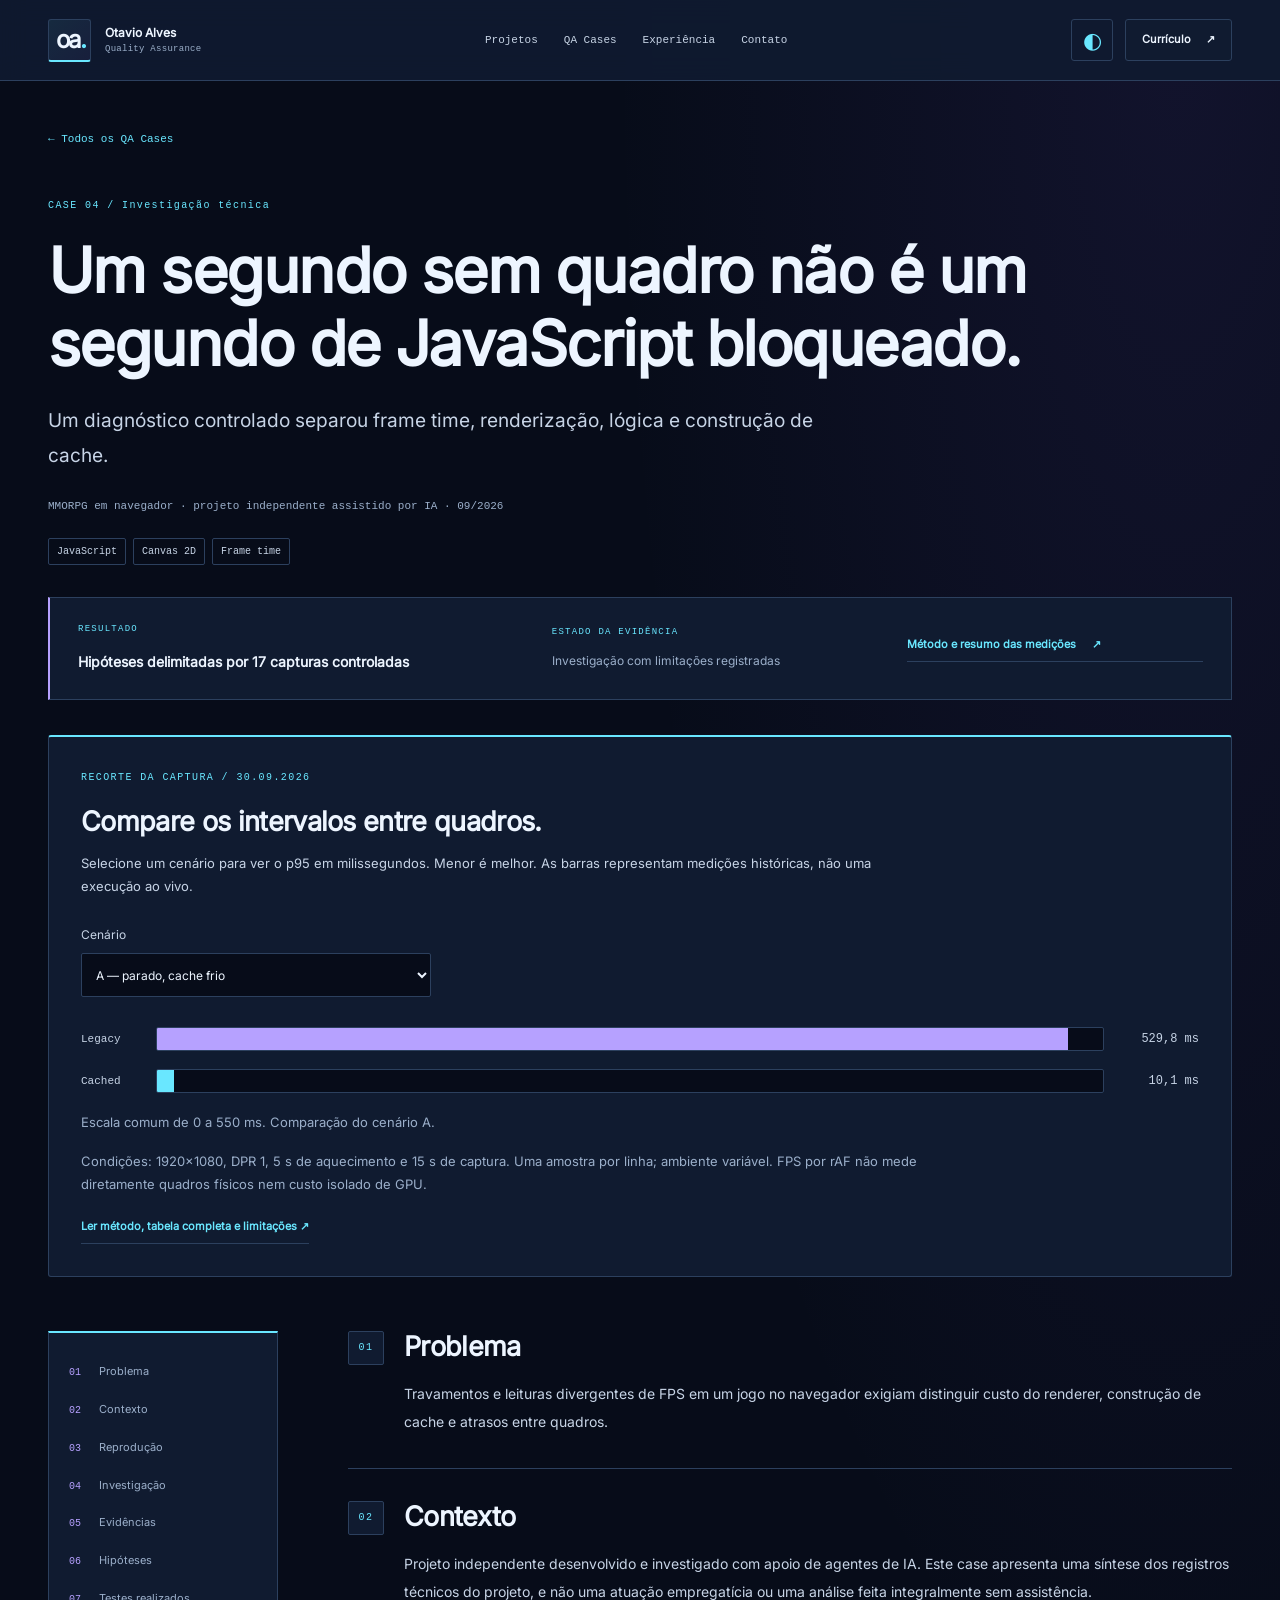
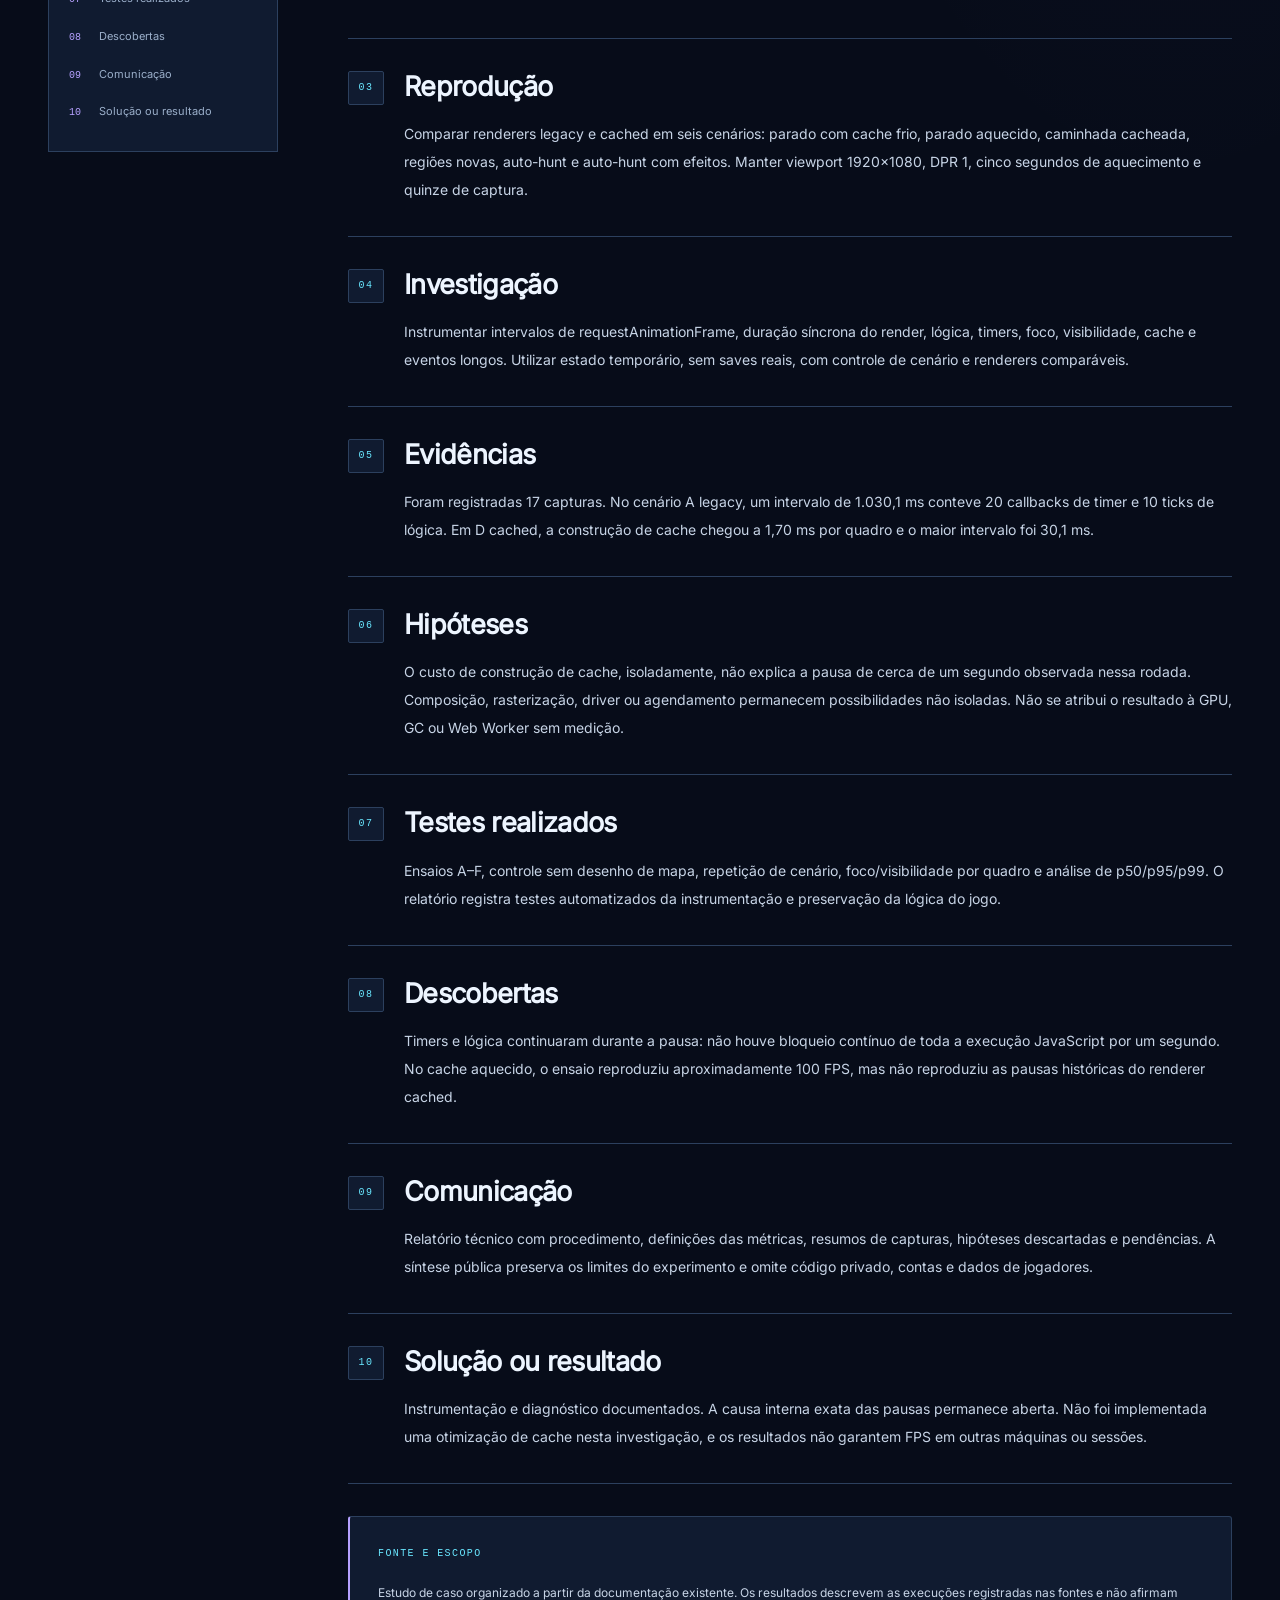
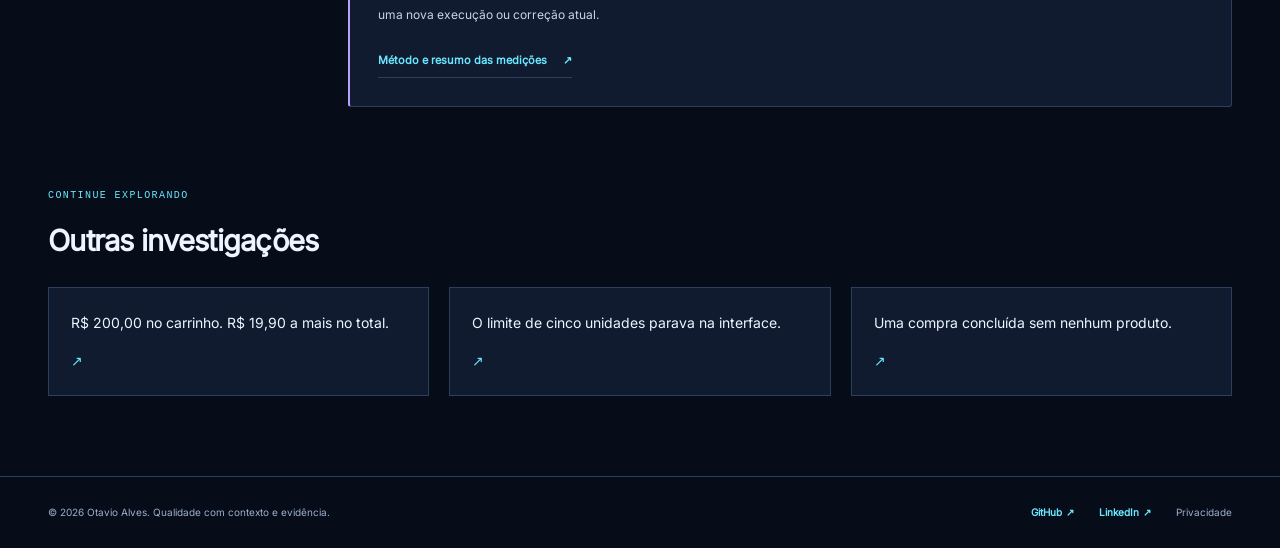
<file: cases/diagnostico-de-quadros.html>
<!doctype html>
<html lang="pt-BR"><head><meta charset="utf-8"><meta name="viewport" content="width=device-width,initial-scale=1">
<title>Um segundo sem quadro não é um segundo de JavaScript bloqueado. | Otavio Alves — QA</title><meta name="description" content="Um diagnóstico controlado separou frame time, renderização, lógica e construção de cache.">
<meta name="color-scheme" content="dark light"><meta name="theme-color" content="#070c19">
<meta property="og:type" content="website"><meta property="og:title" content="Um segundo sem quadro não é um segundo de JavaScript bloqueado. | Otavio Alves — QA"><meta property="og:description" content="Um diagnóstico controlado separou frame time, renderização, lógica e construção de cache."><meta property="og:image" content="https://yezzirz.github.io/assets/social-card.png"><meta property="og:locale" content="pt_BR"><meta property="og:url" content="https://yezzirz.github.io/cases/diagnostico-de-quadros.html">
<link rel="canonical" href="https://yezzirz.github.io/cases/diagnostico-de-quadros.html"><link rel="icon" href="../assets/favicon.svg" type="image/svg+xml">
<link rel="preload" href="../assets/inter-latin-400.woff2" as="font" type="font/woff2" crossorigin>
<link rel="stylesheet" href="../assets/style.css"><script src="../assets/app.js" defer></script>
</head><body><a class="skip-link" href="#conteudo">Pular para o conteúdo</a><header class="site-header"><div class="container header-inner"><a class="brand" href="../index.html" aria-label="Otavio Alves — início"><span class="brand-mark" aria-hidden="true">oa<span>.</span></span><span>Otavio Alves<small>Quality Assurance</small></span></a>
<button class="menu-toggle" type="button" aria-expanded="false" aria-controls="primary-nav">Menu <span aria-hidden="true">☰</span></button>
<nav id="primary-nav" aria-label="Principal"><a href="../index.html#projetos">Projetos</a><a href="../index.html#cases">QA Cases</a><a href="../index.html#experiencia">Experiência</a><a href="../index.html#contato">Contato</a></nav>
<div class="header-actions"><button class="theme-toggle" type="button" aria-label="Alternar tema" aria-pressed="false"><span aria-hidden="true">◐</span></button><a class="button small outline" href="../downloads/Otavio_Alves_Curriculo_QA.pdf">Currículo <span aria-hidden="true">↗</span></a></div></div></header><main id="conteudo"><div class="container case-hero"><a class="back-link" href="../index.html#cases">← Todos os QA Cases</a><p class="eyebrow">CASE 04 / Investigação técnica</p><h1>Um segundo sem quadro não é um segundo de JavaScript bloqueado.</h1><p class="case-summary">Um diagnóstico controlado separou frame time, renderização, lógica e construção de cache.</p><p class="case-context">MMORPG em navegador · projeto independente assistido por IA · 09/2026</p><ul class="tags"><li>JavaScript</li><li>Canvas 2D</li><li>Frame time</li></ul><div class="case-outcome"><div><span class="eyebrow">RESULTADO</span><strong>Hipóteses delimitadas por 17 capturas controladas</strong></div><div><span class="eyebrow">ESTADO DA EVIDÊNCIA</span><p>Investigação com limitações registradas</p></div><a class="text-link" href="../docs/estudo-de-quadros.md">Método e resumo das medições<span aria-hidden="true"> ↗</span></a></div><div class="measurement-panel"><p class="eyebrow">RECORTE DA CAPTURA / 30.09.2026</p><h2>Compare os intervalos entre quadros.</h2><p>Selecione um cenário para ver o p95 em milissegundos. Menor é melhor. As barras representam medições históricas, não uma execução ao vivo.</p><label for="scenario">Cenário</label><select id="scenario"><option value="A">A — parado, cache frio</option><option value="B">B — parado, cache aquecido</option><option value="C">C — caminhada cacheada</option><option value="D">D — regiões novas</option><option value="E">E — auto-hunt</option><option value="F">F — auto-hunt + efeitos</option></select><div class="chart-bars"><div><span>Legacy</span><div class="bar-track"><span id="legacy-bar" class="bar legacy"></span></div><strong id="legacy-value">529,8 ms</strong></div><div><span>Cached</span><div class="bar-track"><span id="cached-bar" class="bar cached"></span></div><strong id="cached-value">10,1 ms</strong></div></div><p class="chart-note" id="chart-note" role="status">Escala comum de 0 a 550 ms. Comparação do cenário A.</p><p class="subtle">Condições: 1920×1080, DPR 1, 5 s de aquecimento e 15 s de captura. Uma amostra por linha; ambiente variável. FPS por rAF não mede diretamente quadros físicos nem custo isolado de GPU.</p><a class="text-link" href="../docs/estudo-de-quadros.md">Ler método, tabela completa e limitações ↗</a></div></div><div class="container case-layout"><aside class="case-toc"><nav aria-label="Etapas da investigação"><a href="#etapa-1"><span>01</span> Problema</a><a href="#etapa-2"><span>02</span> Contexto</a><a href="#etapa-3"><span>03</span> Reprodução</a><a href="#etapa-4"><span>04</span> Investigação</a><a href="#etapa-5"><span>05</span> Evidências</a><a href="#etapa-6"><span>06</span> Hipóteses</a><a href="#etapa-7"><span>07</span> Testes realizados</a><a href="#etapa-8"><span>08</span> Descobertas</a><a href="#etapa-9"><span>09</span> Comunicação</a><a href="#etapa-10"><span>10</span> Solução ou resultado</a></nav></aside><div class="case-steps"><section class="case-step" id="etapa-1"><div class="step-number mono">01</div><div><h2>Problema</h2><p>Travamentos e leituras divergentes de FPS em um jogo no navegador exigiam distinguir custo do renderer, construção de cache e atrasos entre quadros.</p></div></section><section class="case-step" id="etapa-2"><div class="step-number mono">02</div><div><h2>Contexto</h2><p>Projeto independente desenvolvido e investigado com apoio de agentes de IA. Este case apresenta uma síntese dos registros técnicos do projeto, e não uma atuação empregatícia ou uma análise feita integralmente sem assistência.</p></div></section><section class="case-step" id="etapa-3"><div class="step-number mono">03</div><div><h2>Reprodução</h2><p>Comparar renderers legacy e cached em seis cenários: parado com cache frio, parado aquecido, caminhada cacheada, regiões novas, auto-hunt e auto-hunt com efeitos. Manter viewport 1920×1080, DPR 1, cinco segundos de aquecimento e quinze de captura.</p></div></section><section class="case-step" id="etapa-4"><div class="step-number mono">04</div><div><h2>Investigação</h2><p>Instrumentar intervalos de requestAnimationFrame, duração síncrona do render, lógica, timers, foco, visibilidade, cache e eventos longos. Utilizar estado temporário, sem saves reais, com controle de cenário e renderers comparáveis.</p></div></section><section class="case-step" id="etapa-5"><div class="step-number mono">05</div><div><h2>Evidências</h2><p>Foram registradas 17 capturas. No cenário A legacy, um intervalo de 1.030,1 ms conteve 20 callbacks de timer e 10 ticks de lógica. Em D cached, a construção de cache chegou a 1,70 ms por quadro e o maior intervalo foi 30,1 ms.</p></div></section><section class="case-step" id="etapa-6"><div class="step-number mono">06</div><div><h2>Hipóteses</h2><p>O custo de construção de cache, isoladamente, não explica a pausa de cerca de um segundo observada nessa rodada. Composição, rasterização, driver ou agendamento permanecem possibilidades não isoladas. Não se atribui o resultado à GPU, GC ou Web Worker sem medição.</p></div></section><section class="case-step" id="etapa-7"><div class="step-number mono">07</div><div><h2>Testes realizados</h2><p>Ensaios A–F, controle sem desenho de mapa, repetição de cenário, foco/visibilidade por quadro e análise de p50/p95/p99. O relatório registra testes automatizados da instrumentação e preservação da lógica do jogo.</p></div></section><section class="case-step" id="etapa-8"><div class="step-number mono">08</div><div><h2>Descobertas</h2><p>Timers e lógica continuaram durante a pausa: não houve bloqueio contínuo de toda a execução JavaScript por um segundo. No cache aquecido, o ensaio reproduziu aproximadamente 100 FPS, mas não reproduziu as pausas históricas do renderer cached.</p></div></section><section class="case-step" id="etapa-9"><div class="step-number mono">09</div><div><h2>Comunicação</h2><p>Relatório técnico com procedimento, definições das métricas, resumos de capturas, hipóteses descartadas e pendências. A síntese pública preserva os limites do experimento e omite código privado, contas e dados de jogadores.</p></div></section><section class="case-step" id="etapa-10"><div class="step-number mono">10</div><div><h2>Solução ou resultado</h2><p>Instrumentação e diagnóstico documentados. A causa interna exata das pausas permanece aberta. Não foi implementada uma otimização de cache nesta investigação, e os resultados não garantem FPS em outras máquinas ou sessões.</p></div></section><div class="case-source"><p class="eyebrow">FONTE E ESCOPO</p><p>Estudo de caso organizado a partir da documentação existente. Os resultados descrevem as execuções registradas nas fontes e não afirmam uma nova execução ou correção atual.</p><a class="text-link" href="../docs/estudo-de-quadros.md">Método e resumo das medições<span aria-hidden="true"> ↗</span></a></div></div></div><section class="container more-cases"><p class="eyebrow">CONTINUE EXPLORANDO</p><h2>Outras investigações</h2><div><a href="frete-no-limite.html">R$ 200,00 no carrinho. R$ 19,90 a mais no total. <span aria-hidden="true">↗</span></a><a href="limite-de-quantidade-api.html">O limite de cinco unidades parava na interface. <span aria-hidden="true">↗</span></a><a href="checkout-sem-itens.html">Uma compra concluída sem nenhum produto. <span aria-hidden="true">↗</span></a></div></section></main><footer class="site-footer"><div class="container footer-inner"><p>© 2026 Otavio Alves. Qualidade com contexto e evidência.</p><div><a class="text-link" href="https://github.com/Yezzirz">GitHub<span aria-hidden="true"> ↗</span></a><a class="text-link" href="https://www.linkedin.com/in/otavio-alves-05310823b/">LinkedIn<span aria-hidden="true"> ↗</span></a><a href="../privacidade.html">Privacidade</a></div></div></footer><p class="sr-only" id="action-status" role="status"></p></body></html>
</file>
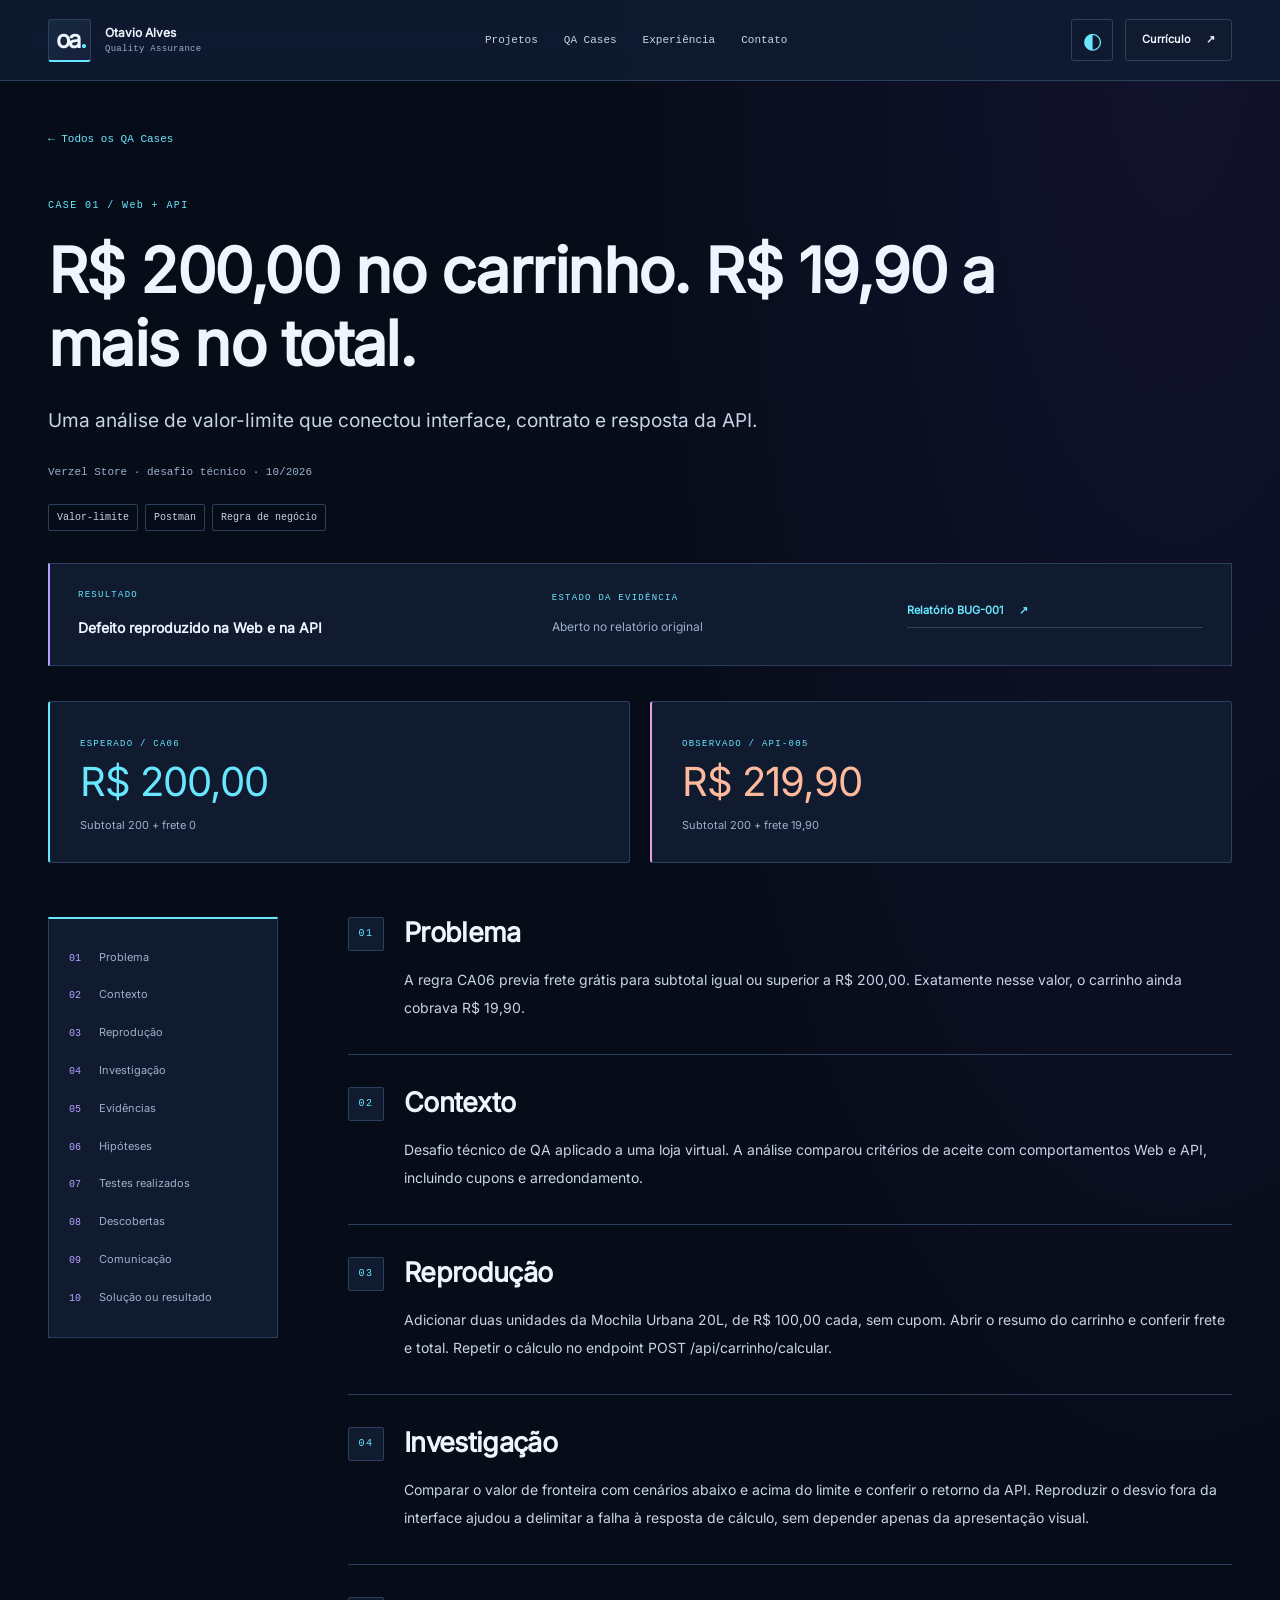
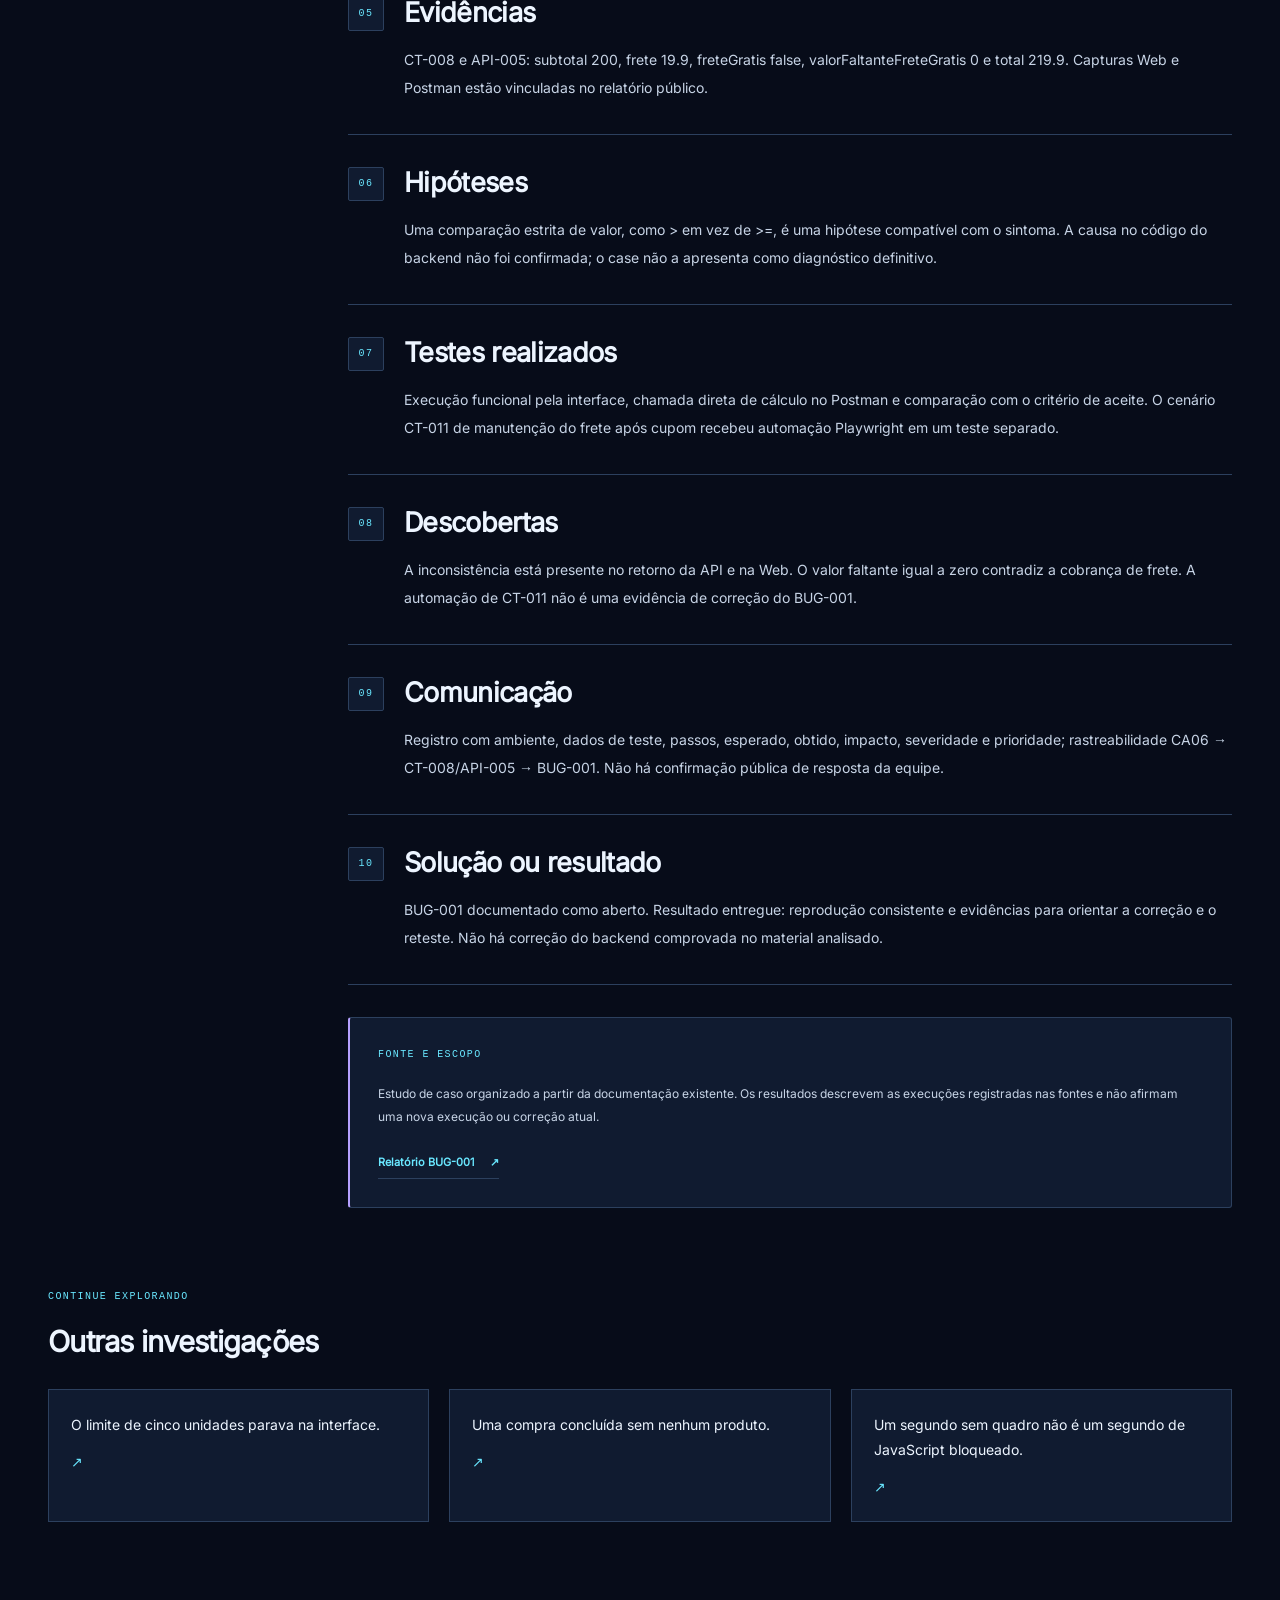
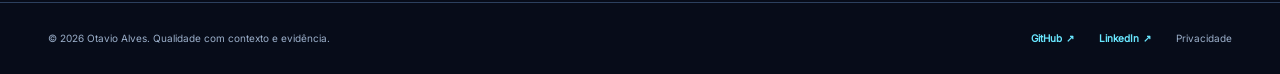
<file: cases/frete-no-limite.html>
<!doctype html>
<html lang="pt-BR"><head><meta charset="utf-8"><meta name="viewport" content="width=device-width,initial-scale=1">
<title>R$ 200,00 no carrinho. R$ 19,90 a mais no total. | Otavio Alves — QA</title><meta name="description" content="Uma análise de valor-limite que conectou interface, contrato e resposta da API.">
<meta name="color-scheme" content="dark light"><meta name="theme-color" content="#070c19">
<meta property="og:type" content="website"><meta property="og:title" content="R$ 200,00 no carrinho. R$ 19,90 a mais no total. | Otavio Alves — QA"><meta property="og:description" content="Uma análise de valor-limite que conectou interface, contrato e resposta da API."><meta property="og:image" content="https://yezzirz.github.io/assets/social-card.png"><meta property="og:locale" content="pt_BR"><meta property="og:url" content="https://yezzirz.github.io/cases/frete-no-limite.html">
<link rel="canonical" href="https://yezzirz.github.io/cases/frete-no-limite.html"><link rel="icon" href="../assets/favicon.svg" type="image/svg+xml">
<link rel="preload" href="../assets/inter-latin-400.woff2" as="font" type="font/woff2" crossorigin>
<link rel="stylesheet" href="../assets/style.css"><script src="../assets/app.js" defer></script>
</head><body><a class="skip-link" href="#conteudo">Pular para o conteúdo</a><header class="site-header"><div class="container header-inner"><a class="brand" href="../index.html" aria-label="Otavio Alves — início"><span class="brand-mark" aria-hidden="true">oa<span>.</span></span><span>Otavio Alves<small>Quality Assurance</small></span></a>
<button class="menu-toggle" type="button" aria-expanded="false" aria-controls="primary-nav">Menu <span aria-hidden="true">☰</span></button>
<nav id="primary-nav" aria-label="Principal"><a href="../index.html#projetos">Projetos</a><a href="../index.html#cases">QA Cases</a><a href="../index.html#experiencia">Experiência</a><a href="../index.html#contato">Contato</a></nav>
<div class="header-actions"><button class="theme-toggle" type="button" aria-label="Alternar tema" aria-pressed="false"><span aria-hidden="true">◐</span></button><a class="button small outline" href="../downloads/Otavio_Alves_Curriculo_QA.pdf">Currículo <span aria-hidden="true">↗</span></a></div></div></header><main id="conteudo"><div class="container case-hero"><a class="back-link" href="../index.html#cases">← Todos os QA Cases</a><p class="eyebrow">CASE 01 / Web + API</p><h1>R$ 200,00 no carrinho. R$ 19,90 a mais no total.</h1><p class="case-summary">Uma análise de valor-limite que conectou interface, contrato e resposta da API.</p><p class="case-context">Verzel Store · desafio técnico · 10/2026</p><ul class="tags"><li>Valor-limite</li><li>Postman</li><li>Regra de negócio</li></ul><div class="case-outcome"><div><span class="eyebrow">RESULTADO</span><strong>Defeito reproduzido na Web e na API</strong></div><div><span class="eyebrow">ESTADO DA EVIDÊNCIA</span><p>Aberto no relatório original</p></div><a class="text-link" href="https://github.com/Yezzirz/verzel-store-qa-challenge/blob/main/docs/bugs.md">Relatório BUG-001<span aria-hidden="true"> ↗</span></a></div><div class="comparison-block"><div><span class="eyebrow">ESPERADO / CA06</span><strong>R$ 200,00</strong><small>Subtotal 200 + frete 0</small></div><div><span class="eyebrow">OBSERVADO / API-005</span><strong>R$ 219,90</strong><small>Subtotal 200 + frete 19,90</small></div></div></div><div class="container case-layout"><aside class="case-toc"><nav aria-label="Etapas da investigação"><a href="#etapa-1"><span>01</span> Problema</a><a href="#etapa-2"><span>02</span> Contexto</a><a href="#etapa-3"><span>03</span> Reprodução</a><a href="#etapa-4"><span>04</span> Investigação</a><a href="#etapa-5"><span>05</span> Evidências</a><a href="#etapa-6"><span>06</span> Hipóteses</a><a href="#etapa-7"><span>07</span> Testes realizados</a><a href="#etapa-8"><span>08</span> Descobertas</a><a href="#etapa-9"><span>09</span> Comunicação</a><a href="#etapa-10"><span>10</span> Solução ou resultado</a></nav></aside><div class="case-steps"><section class="case-step" id="etapa-1"><div class="step-number mono">01</div><div><h2>Problema</h2><p>A regra CA06 previa frete grátis para subtotal igual ou superior a R$ 200,00. Exatamente nesse valor, o carrinho ainda cobrava R$ 19,90.</p></div></section><section class="case-step" id="etapa-2"><div class="step-number mono">02</div><div><h2>Contexto</h2><p>Desafio técnico de QA aplicado a uma loja virtual. A análise comparou critérios de aceite com comportamentos Web e API, incluindo cupons e arredondamento.</p></div></section><section class="case-step" id="etapa-3"><div class="step-number mono">03</div><div><h2>Reprodução</h2><p>Adicionar duas unidades da Mochila Urbana 20L, de R$ 100,00 cada, sem cupom. Abrir o resumo do carrinho e conferir frete e total. Repetir o cálculo no endpoint POST /api/carrinho/calcular.</p></div></section><section class="case-step" id="etapa-4"><div class="step-number mono">04</div><div><h2>Investigação</h2><p>Comparar o valor de fronteira com cenários abaixo e acima do limite e conferir o retorno da API. Reproduzir o desvio fora da interface ajudou a delimitar a falha à resposta de cálculo, sem depender apenas da apresentação visual.</p></div></section><section class="case-step" id="etapa-5"><div class="step-number mono">05</div><div><h2>Evidências</h2><p>CT-008 e API-005: subtotal 200, frete 19.9, freteGratis false, valorFaltanteFreteGratis 0 e total 219.9. Capturas Web e Postman estão vinculadas no relatório público.</p></div></section><section class="case-step" id="etapa-6"><div class="step-number mono">06</div><div><h2>Hipóteses</h2><p>Uma comparação estrita de valor, como &gt; em vez de &gt;=, é uma hipótese compatível com o sintoma. A causa no código do backend não foi confirmada; o case não a apresenta como diagnóstico definitivo.</p></div></section><section class="case-step" id="etapa-7"><div class="step-number mono">07</div><div><h2>Testes realizados</h2><p>Execução funcional pela interface, chamada direta de cálculo no Postman e comparação com o critério de aceite. O cenário CT-011 de manutenção do frete após cupom recebeu automação Playwright em um teste separado.</p></div></section><section class="case-step" id="etapa-8"><div class="step-number mono">08</div><div><h2>Descobertas</h2><p>A inconsistência está presente no retorno da API e na Web. O valor faltante igual a zero contradiz a cobrança de frete. A automação de CT-011 não é uma evidência de correção do BUG-001.</p></div></section><section class="case-step" id="etapa-9"><div class="step-number mono">09</div><div><h2>Comunicação</h2><p>Registro com ambiente, dados de teste, passos, esperado, obtido, impacto, severidade e prioridade; rastreabilidade CA06 → CT-008/API-005 → BUG-001. Não há confirmação pública de resposta da equipe.</p></div></section><section class="case-step" id="etapa-10"><div class="step-number mono">10</div><div><h2>Solução ou resultado</h2><p>BUG-001 documentado como aberto. Resultado entregue: reprodução consistente e evidências para orientar a correção e o reteste. Não há correção do backend comprovada no material analisado.</p></div></section><div class="case-source"><p class="eyebrow">FONTE E ESCOPO</p><p>Estudo de caso organizado a partir da documentação existente. Os resultados descrevem as execuções registradas nas fontes e não afirmam uma nova execução ou correção atual.</p><a class="text-link" href="https://github.com/Yezzirz/verzel-store-qa-challenge/blob/main/docs/bugs.md">Relatório BUG-001<span aria-hidden="true"> ↗</span></a></div></div></div><section class="container more-cases"><p class="eyebrow">CONTINUE EXPLORANDO</p><h2>Outras investigações</h2><div><a href="limite-de-quantidade-api.html">O limite de cinco unidades parava na interface. <span aria-hidden="true">↗</span></a><a href="checkout-sem-itens.html">Uma compra concluída sem nenhum produto. <span aria-hidden="true">↗</span></a><a href="diagnostico-de-quadros.html">Um segundo sem quadro não é um segundo de JavaScript bloqueado. <span aria-hidden="true">↗</span></a></div></section></main><footer class="site-footer"><div class="container footer-inner"><p>© 2026 Otavio Alves. Qualidade com contexto e evidência.</p><div><a class="text-link" href="https://github.com/Yezzirz">GitHub<span aria-hidden="true"> ↗</span></a><a class="text-link" href="https://www.linkedin.com/in/otavio-alves-05310823b/">LinkedIn<span aria-hidden="true"> ↗</span></a><a href="../privacidade.html">Privacidade</a></div></div></footer><p class="sr-only" id="action-status" role="status"></p></body></html>
</file>
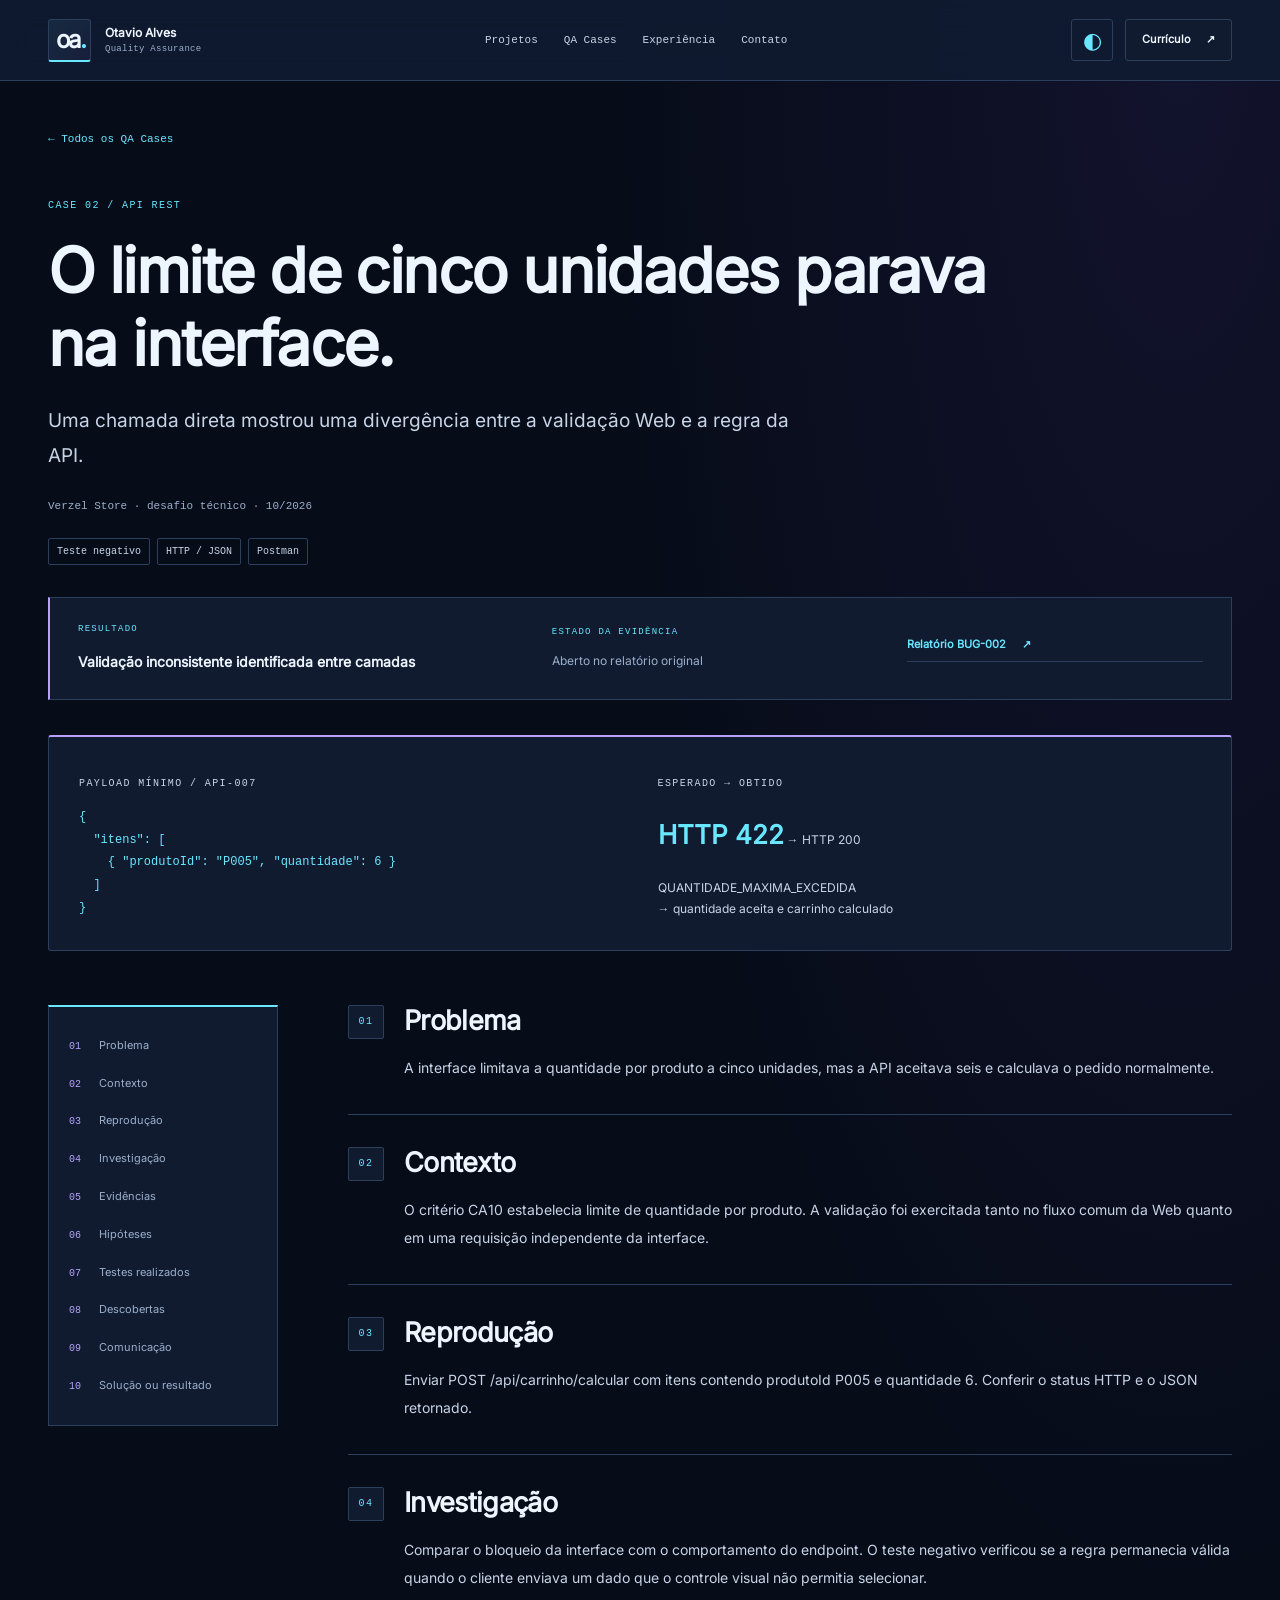
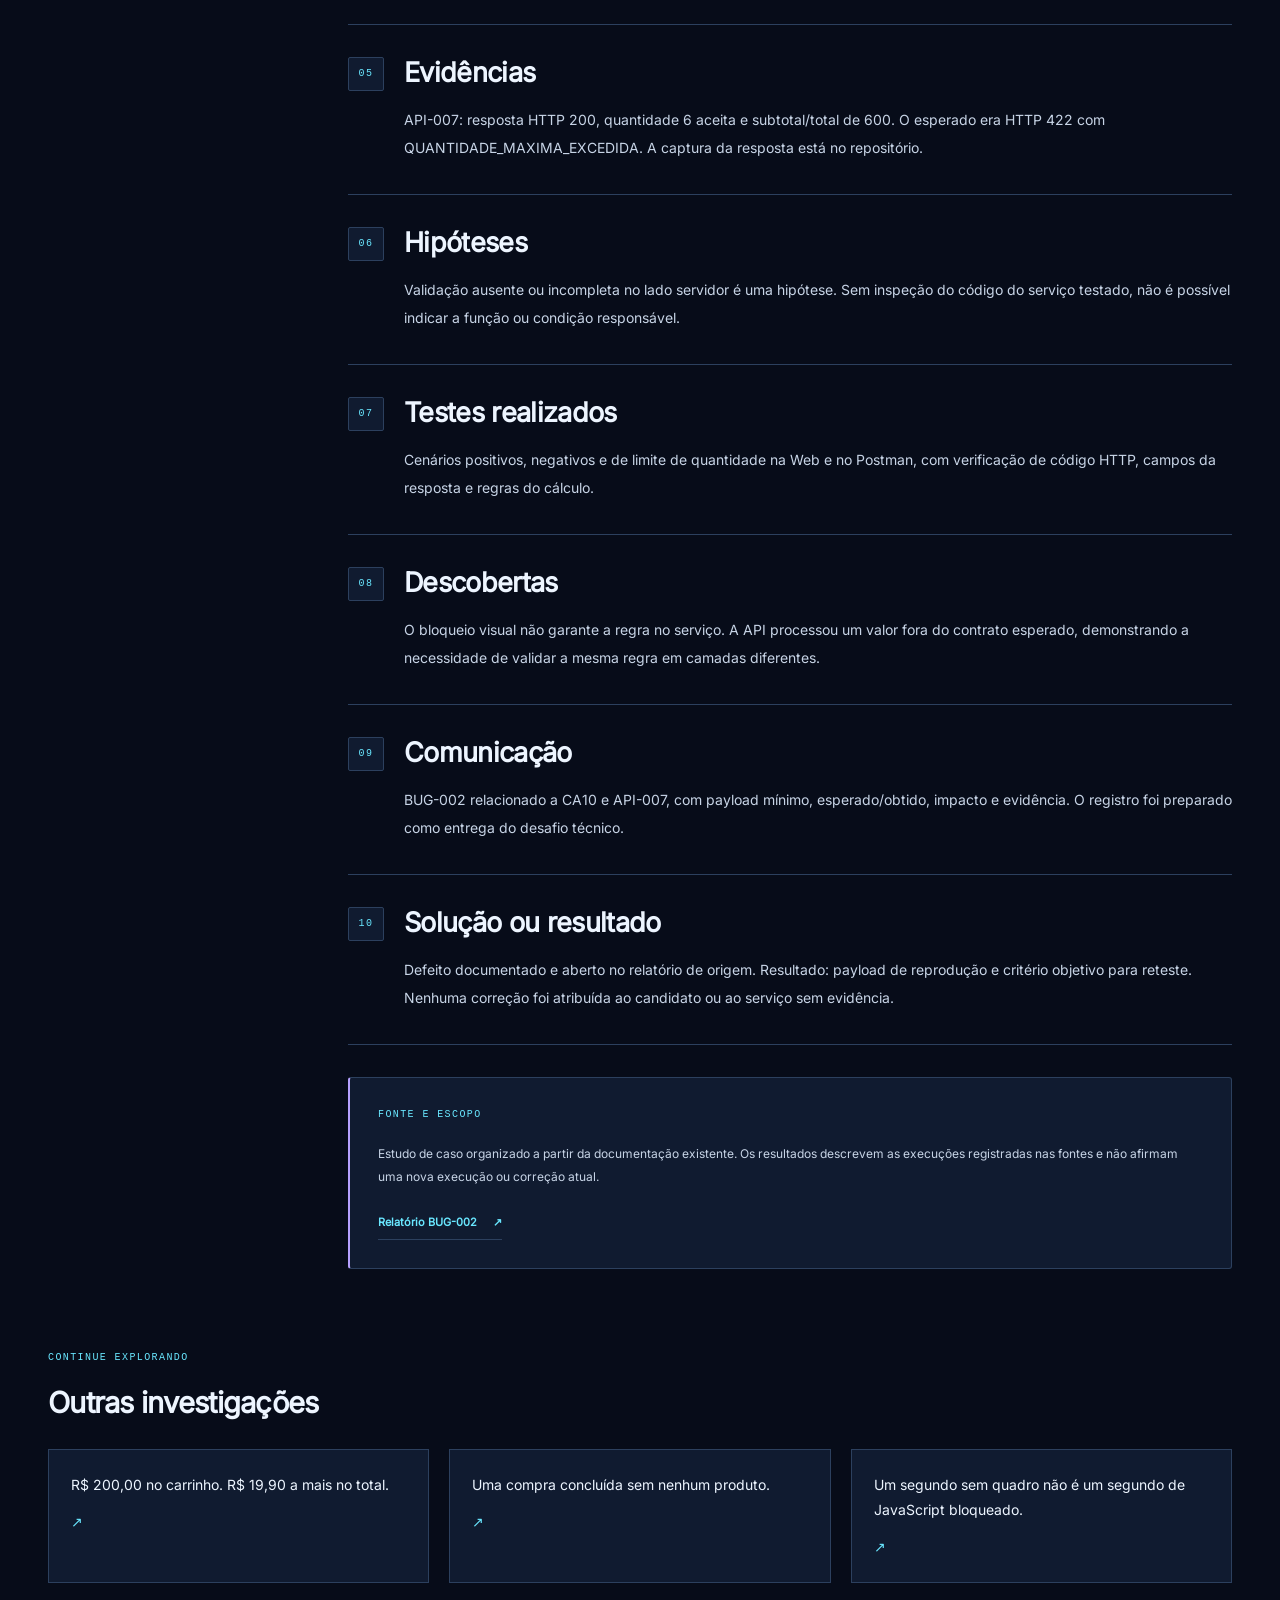
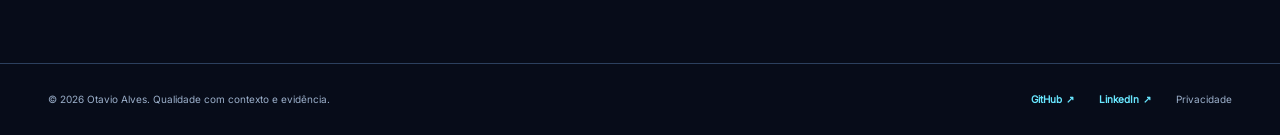
<file: cases/limite-de-quantidade-api.html>
<!doctype html>
<html lang="pt-BR"><head><meta charset="utf-8"><meta name="viewport" content="width=device-width,initial-scale=1">
<title>O limite de cinco unidades parava na interface. | Otavio Alves — QA</title><meta name="description" content="Uma chamada direta mostrou uma divergência entre a validação Web e a regra da API.">
<meta name="color-scheme" content="dark light"><meta name="theme-color" content="#070c19">
<meta property="og:type" content="website"><meta property="og:title" content="O limite de cinco unidades parava na interface. | Otavio Alves — QA"><meta property="og:description" content="Uma chamada direta mostrou uma divergência entre a validação Web e a regra da API."><meta property="og:image" content="https://yezzirz.github.io/assets/social-card.png"><meta property="og:locale" content="pt_BR"><meta property="og:url" content="https://yezzirz.github.io/cases/limite-de-quantidade-api.html">
<link rel="canonical" href="https://yezzirz.github.io/cases/limite-de-quantidade-api.html"><link rel="icon" href="../assets/favicon.svg" type="image/svg+xml">
<link rel="preload" href="../assets/inter-latin-400.woff2" as="font" type="font/woff2" crossorigin>
<link rel="stylesheet" href="../assets/style.css"><script src="../assets/app.js" defer></script>
</head><body><a class="skip-link" href="#conteudo">Pular para o conteúdo</a><header class="site-header"><div class="container header-inner"><a class="brand" href="../index.html" aria-label="Otavio Alves — início"><span class="brand-mark" aria-hidden="true">oa<span>.</span></span><span>Otavio Alves<small>Quality Assurance</small></span></a>
<button class="menu-toggle" type="button" aria-expanded="false" aria-controls="primary-nav">Menu <span aria-hidden="true">☰</span></button>
<nav id="primary-nav" aria-label="Principal"><a href="../index.html#projetos">Projetos</a><a href="../index.html#cases">QA Cases</a><a href="../index.html#experiencia">Experiência</a><a href="../index.html#contato">Contato</a></nav>
<div class="header-actions"><button class="theme-toggle" type="button" aria-label="Alternar tema" aria-pressed="false"><span aria-hidden="true">◐</span></button><a class="button small outline" href="../downloads/Otavio_Alves_Curriculo_QA.pdf">Currículo <span aria-hidden="true">↗</span></a></div></div></header><main id="conteudo"><div class="container case-hero"><a class="back-link" href="../index.html#cases">← Todos os QA Cases</a><p class="eyebrow">CASE 02 / API REST</p><h1>O limite de cinco unidades parava na interface.</h1><p class="case-summary">Uma chamada direta mostrou uma divergência entre a validação Web e a regra da API.</p><p class="case-context">Verzel Store · desafio técnico · 10/2026</p><ul class="tags"><li>Teste negativo</li><li>HTTP / JSON</li><li>Postman</li></ul><div class="case-outcome"><div><span class="eyebrow">RESULTADO</span><strong>Validação inconsistente identificada entre camadas</strong></div><div><span class="eyebrow">ESTADO DA EVIDÊNCIA</span><p>Aberto no relatório original</p></div><a class="text-link" href="https://github.com/Yezzirz/verzel-store-qa-challenge/blob/main/docs/bugs.md">Relatório BUG-002<span aria-hidden="true"> ↗</span></a></div><div class="code-evidence"><div><span class="mono">PAYLOAD MÍNIMO / API-007</span><pre><code>{
  "itens": [
    { "produtoId": "P005", "quantidade": 6 }
  ]
}</code></pre></div><div><span class="mono">ESPERADO → OBTIDO</span><p><strong>HTTP 422</strong> → HTTP 200</p><p>QUANTIDADE_MAXIMA_EXCEDIDA<br>→ quantidade aceita e carrinho calculado</p></div></div></div><div class="container case-layout"><aside class="case-toc"><nav aria-label="Etapas da investigação"><a href="#etapa-1"><span>01</span> Problema</a><a href="#etapa-2"><span>02</span> Contexto</a><a href="#etapa-3"><span>03</span> Reprodução</a><a href="#etapa-4"><span>04</span> Investigação</a><a href="#etapa-5"><span>05</span> Evidências</a><a href="#etapa-6"><span>06</span> Hipóteses</a><a href="#etapa-7"><span>07</span> Testes realizados</a><a href="#etapa-8"><span>08</span> Descobertas</a><a href="#etapa-9"><span>09</span> Comunicação</a><a href="#etapa-10"><span>10</span> Solução ou resultado</a></nav></aside><div class="case-steps"><section class="case-step" id="etapa-1"><div class="step-number mono">01</div><div><h2>Problema</h2><p>A interface limitava a quantidade por produto a cinco unidades, mas a API aceitava seis e calculava o pedido normalmente.</p></div></section><section class="case-step" id="etapa-2"><div class="step-number mono">02</div><div><h2>Contexto</h2><p>O critério CA10 estabelecia limite de quantidade por produto. A validação foi exercitada tanto no fluxo comum da Web quanto em uma requisição independente da interface.</p></div></section><section class="case-step" id="etapa-3"><div class="step-number mono">03</div><div><h2>Reprodução</h2><p>Enviar POST /api/carrinho/calcular com itens contendo produtoId P005 e quantidade 6. Conferir o status HTTP e o JSON retornado.</p></div></section><section class="case-step" id="etapa-4"><div class="step-number mono">04</div><div><h2>Investigação</h2><p>Comparar o bloqueio da interface com o comportamento do endpoint. O teste negativo verificou se a regra permanecia válida quando o cliente enviava um dado que o controle visual não permitia selecionar.</p></div></section><section class="case-step" id="etapa-5"><div class="step-number mono">05</div><div><h2>Evidências</h2><p>API-007: resposta HTTP 200, quantidade 6 aceita e subtotal/total de 600. O esperado era HTTP 422 com QUANTIDADE_MAXIMA_EXCEDIDA. A captura da resposta está no repositório.</p></div></section><section class="case-step" id="etapa-6"><div class="step-number mono">06</div><div><h2>Hipóteses</h2><p>Validação ausente ou incompleta no lado servidor é uma hipótese. Sem inspeção do código do serviço testado, não é possível indicar a função ou condição responsável.</p></div></section><section class="case-step" id="etapa-7"><div class="step-number mono">07</div><div><h2>Testes realizados</h2><p>Cenários positivos, negativos e de limite de quantidade na Web e no Postman, com verificação de código HTTP, campos da resposta e regras do cálculo.</p></div></section><section class="case-step" id="etapa-8"><div class="step-number mono">08</div><div><h2>Descobertas</h2><p>O bloqueio visual não garante a regra no serviço. A API processou um valor fora do contrato esperado, demonstrando a necessidade de validar a mesma regra em camadas diferentes.</p></div></section><section class="case-step" id="etapa-9"><div class="step-number mono">09</div><div><h2>Comunicação</h2><p>BUG-002 relacionado a CA10 e API-007, com payload mínimo, esperado/obtido, impacto e evidência. O registro foi preparado como entrega do desafio técnico.</p></div></section><section class="case-step" id="etapa-10"><div class="step-number mono">10</div><div><h2>Solução ou resultado</h2><p>Defeito documentado e aberto no relatório de origem. Resultado: payload de reprodução e critério objetivo para reteste. Nenhuma correção foi atribuída ao candidato ou ao serviço sem evidência.</p></div></section><div class="case-source"><p class="eyebrow">FONTE E ESCOPO</p><p>Estudo de caso organizado a partir da documentação existente. Os resultados descrevem as execuções registradas nas fontes e não afirmam uma nova execução ou correção atual.</p><a class="text-link" href="https://github.com/Yezzirz/verzel-store-qa-challenge/blob/main/docs/bugs.md">Relatório BUG-002<span aria-hidden="true"> ↗</span></a></div></div></div><section class="container more-cases"><p class="eyebrow">CONTINUE EXPLORANDO</p><h2>Outras investigações</h2><div><a href="frete-no-limite.html">R$ 200,00 no carrinho. R$ 19,90 a mais no total. <span aria-hidden="true">↗</span></a><a href="checkout-sem-itens.html">Uma compra concluída sem nenhum produto. <span aria-hidden="true">↗</span></a><a href="diagnostico-de-quadros.html">Um segundo sem quadro não é um segundo de JavaScript bloqueado. <span aria-hidden="true">↗</span></a></div></section></main><footer class="site-footer"><div class="container footer-inner"><p>© 2026 Otavio Alves. Qualidade com contexto e evidência.</p><div><a class="text-link" href="https://github.com/Yezzirz">GitHub<span aria-hidden="true"> ↗</span></a><a class="text-link" href="https://www.linkedin.com/in/otavio-alves-05310823b/">LinkedIn<span aria-hidden="true"> ↗</span></a><a href="../privacidade.html">Privacidade</a></div></div></footer><p class="sr-only" id="action-status" role="status"></p></body></html>
</file>
<file: assets/style.css>
@font-face{font-family:Inter;src:url(inter-latin-400.woff2) format('woff2');font-weight:400;font-style:normal;font-display:swap}

/* Original HUD design system: local font, CSS geometry, no effect libraries. */
:root{color-scheme:dark;--bg:#070c19;--surface:#101b30;--glass:#101b30eb;--soft:#131f36;--ink:#edf5ff;--text:#c7d4e6;--muted:#9bafca;--line:#2c405e;--accent:#69e7ff;--violet:#b6a1ff;--magenta:#ed9ddd;--dark:#0c1629;--danger:#ffba9c;--focus:#a0efff;--radius:5px;--shadow:0 18px 48px #00000038;--glow:0 0 28px #60dfff14;--heading:Bahnschrift,'Segoe UI',Inter,Arial,sans-serif;--mono:ui-monospace,SFMono-Regular,Consolas,monospace}
:root[data-theme=light]{color-scheme:light;--bg:#edf2fa;--surface:#fcfdff;--glass:#fcfdfff0;--soft:#e4ecf8;--ink:#142841;--text:#2a4160;--muted:#4c6380;--line:#b2c4dc;--accent:#00677e;--violet:#6242a4;--magenta:#993b86;--dark:#e0eafa;--danger:#9b3b20;--focus:#00677e;--shadow:0 18px 48px #293f6710}
*{box-sizing:border-box}html{scroll-behavior:smooth;scroll-padding-top:110px}body{margin:0;background:radial-gradient(ellipse at 92% 0,#7955e319,transparent 34%),var(--bg);color:var(--text);font:400 15px/1.8 Inter,Arial,sans-serif;-webkit-font-smoothing:antialiased}a{color:inherit;text-decoration:none}button,select{font:inherit}button,a,select{-webkit-tap-highlight-color:transparent}button{cursor:pointer}button:disabled{cursor:default}a:focus-visible,button:focus-visible,select:focus-visible,summary:focus-visible{outline:3px solid var(--focus);outline-offset:5px}img,svg{max-width:100%}h1,h2,h3,p,ul{margin:0}h1,h2,h3{color:var(--ink);font-family:var(--heading);line-height:1.15;letter-spacing:-.025em;font-weight:600}ul{padding:0;list-style:none}::selection{background:#69e7ff;color:#071320}.container{width:min(1240px,calc(100% - 96px));margin-inline:auto}.section{padding-block:100px}.eyebrow,.mono{font:400 10px/1.7 var(--mono);letter-spacing:.14em}.eyebrow{margin-bottom:20px;color:var(--accent)}.subtle,.muted{color:var(--muted)}.section-title{font-size:clamp(34px,4vw,48px);line-height:1.17}
.text-link{font-size:12px;font-weight:600;display:inline-flex;gap:16px;align-items:center;border-bottom:1px solid var(--line);padding-bottom:6px;color:var(--accent);transition:color .18s,border-color .18s}.text-link:hover{border-color:var(--accent);color:var(--ink)}.text-link>span{transition:transform .18s}.text-link:hover>span{transform:translate(2px,-2px)}.button{display:inline-flex;align-items:center;justify-content:center;gap:24px;min-height:50px;padding:13px 23px;border:1px solid var(--line);border-radius:3px;font:600 12px/1.4 Inter,sans-serif;transition:background .18s,transform .18s,border-color .18s,box-shadow .18s}.button:hover{transform:translateY(-2px);box-shadow:var(--glow);border-color:var(--accent)}.button.primary{background:#69e7ff;color:#071320;border-color:#69e7ff;box-shadow:0 0 24px #69e7ff16}.button.primary:hover{background:#a1f0ff;border-color:#a1f0ff}.button.outline{color:var(--ink);background:var(--surface)}.button.small{font-size:11px;min-height:42px;padding:10px 16px;gap:15px}.button.plain{color:var(--ink);border-color:transparent;padding-inline:8px}.button.plain:hover{border-color:var(--line);background:var(--surface)}.skip-link{position:fixed;z-index:100;left:20px;top:0;transform:translateY(-120%);background:#69e7ff;color:#071320;padding:14px}.skip-link:focus{transform:none}.sr-only{position:absolute;width:1px;height:1px;padding:0;margin:-1px;overflow:hidden;clip:rect(0,0,0,0);white-space:nowrap;border:0}

/* Navigation / system bar */
.site-header{position:sticky;z-index:30;top:0;background:var(--glass);border-bottom:1px solid var(--line);backdrop-filter:blur(14px);-webkit-backdrop-filter:blur(14px)}.header-inner{height:80px;display:flex;align-items:center;justify-content:space-between;gap:30px}.brand{display:flex;align-items:center;gap:14px;color:var(--ink);font-size:12px;font-weight:600;line-height:1.5}.brand-mark{display:grid;place-items:center;width:43px;height:43px;font:600 24px var(--heading);letter-spacing:-.08em;color:var(--ink);background:linear-gradient(135deg,#69e7ff16,#9477ff12);border:1px solid var(--line);border-bottom:2px solid var(--accent);border-radius:3px;position:relative;padding-right:3px}.brand-mark>span{color:var(--accent);position:absolute;right:5px;bottom:6px}.brand small{display:block;font:9px/1.6 var(--mono);color:var(--muted);letter-spacing:.03em}.site-header nav{display:flex;gap:26px;font:11px var(--mono)}.site-header nav a{padding:12px 0;position:relative;transition:color .18s}.site-header nav a:after{content:'';position:absolute;bottom:3px;height:2px;left:0;width:0;background:var(--accent);transition:width .18s}.site-header nav a:hover{color:var(--accent)}.site-header nav a:hover:after{width:100%}.header-actions{display:flex;align-items:center;gap:12px}.theme-toggle{display:none;width:42px;height:42px;color:var(--accent);border:1px solid var(--line);border-radius:3px;background:transparent;font-size:22px;line-height:1}.js .theme-toggle{display:block}.theme-toggle:hover{border-color:var(--accent)}.menu-toggle{display:none}

/* Player profile / evidence module. No invented stats or outcome badges. */
.hero{position:relative;isolation:isolate;overflow:hidden;padding:62px 0 58px}.hero:before{content:'';position:absolute;inset:0;z-index:-2;pointer-events:none;opacity:.22;background-image:linear-gradient(#5b9dc92b 1px,transparent 1px),linear-gradient(90deg,#5b9dc92b 1px,transparent 1px);background-size:56px 56px;mask-image:linear-gradient(#000,transparent)}.hero:after{content:'';position:absolute;z-index:-1;right:-170px;top:100px;width:530px;height:530px;border:1px solid #8f7eff24;transform:rotate(45deg);box-shadow:0 0 0 28px #8f7eff05,0 0 0 65px #69e7ff03;pointer-events:none}.hero-grid{position:relative;display:grid;grid-template-columns:1.12fr 1fr;gap:64px;align-items:center;padding:43px 48px;border:1px solid var(--line);background:linear-gradient(130deg,#69e7ff05,transparent 55%,#9b7aff0b),var(--glass);box-shadow:var(--shadow);border-radius:var(--radius)}.hero-grid:before{content:'';position:absolute;pointer-events:none;inset:-1px;border-radius:inherit;background:linear-gradient(var(--accent),var(--accent)) left top/35px 2px no-repeat,linear-gradient(var(--accent),var(--accent)) left top/2px 35px no-repeat,linear-gradient(var(--violet),var(--violet)) right bottom/35px 2px no-repeat,linear-gradient(var(--violet),var(--violet)) right bottom/2px 35px no-repeat}.hero-grid>*{min-width:0}.hero-copy:before{content:'PLAYER PROFILE / 01';display:inline-block;font:9px/1.5 var(--mono);letter-spacing:.18em;color:var(--muted);border-left:2px solid var(--violet);padding-left:11px;margin-bottom:27px}.hero-copy>.eyebrow{display:flex;align-items:center;gap:9px;font-size:9px;letter-spacing:.07em;margin-bottom:15px}.status-dot{height:6px;width:6px;background:var(--accent);box-shadow:0 0 10px #69e7ff55;border-radius:1px;display:inline-block;flex-shrink:0}.hero h1{font-size:clamp(76px,7.4vw,100px);line-height:.98;letter-spacing:-.045em;text-transform:uppercase;margin-bottom:25px}.hero h1>span{color:var(--accent)}.hero-lead{max-width:470px;font-size:23px;line-height:1.48;letter-spacing:-.025em;color:var(--ink);margin-bottom:17px}.hero-lead em,.contact-section h2 em{color:var(--accent);font-family:inherit;font-style:normal;font-weight:inherit}.hero-description{font-size:13px;line-height:1.95;max-width:440px;color:var(--muted)}.hero-actions{display:flex;flex-wrap:wrap;align-items:center;gap:16px;margin-top:28px}.hero-meta{display:flex;flex-wrap:wrap;gap:8px;margin-top:26px;font:9px/1.6 var(--mono);color:var(--muted)}.hero-meta>span{padding:6px 9px;border:1px solid var(--line);background:var(--soft)}
.hero-evidence{color:var(--text);background:linear-gradient(150deg,#69e7ff08,transparent 50%,#9a79ff0a),var(--surface);border:1px solid var(--line);border-top:2px solid var(--accent);border-radius:3px;box-shadow:var(--glow)}.evidence-heading{border-bottom:1px solid var(--line);display:flex;justify-content:space-between;align-items:center;padding:17px 24px;gap:15px}.evidence-heading .mono{font-size:8px;color:var(--muted)}.evidence-label{font:9px var(--mono);color:var(--magenta);background:#c67eff0b;border:1px solid var(--line);padding:5px 8px;border-radius:2px}.evidence-body{padding:25px 27px 28px}.evidence-body>.eyebrow{font-size:9px;margin-bottom:13px}.evidence-body h2{font-size:30px;font-weight:500;line-height:1.25;margin-bottom:23px;letter-spacing:-.025em}.receipt{background:var(--bg);color:var(--text);border:1px solid var(--line);border-left:2px solid var(--violet);border-radius:2px;padding:12px 20px;font-size:11px}.receipt>div{display:flex;justify-content:space-between;gap:15px;padding:9px 0}.receipt strong{font:600 13px var(--mono);color:var(--ink)}.receipt .observed,.receipt .observed strong{color:var(--danger)}.receipt-total{border-top:1px dashed var(--line);margin-top:4px;align-items:center}.receipt-total strong{font-size:20px;color:var(--accent)}.api-proof{display:flex;flex-direction:column;gap:2px;padding:17px 0;font:11px/1.8 var(--mono)}.api-proof>span{font-size:8px;color:var(--muted);letter-spacing:.1em;margin-bottom:4px}.api-proof code{color:var(--accent);overflow-wrap:anywhere}.evidence-note{color:var(--muted);font-size:11px;line-height:1.85;margin-bottom:14px}.evidence-body .text-link{font-size:11px}.evidence-footer{display:flex;gap:12px;justify-content:center;padding:14px;border-top:1px solid var(--line);font:8px var(--mono);letter-spacing:.08em;color:var(--muted)}
.approach-strip{border-block:1px solid var(--line);background:var(--surface)}.approach-grid{display:grid;grid-template-columns:repeat(3,1fr);padding-block:27px}.approach-grid>div{position:relative;padding-inline:30px;border-right:1px solid var(--line)}.approach-grid>div:first-child{padding-left:0}.approach-grid>div:last-child{border:0}.approach-grid .mono{font-size:9px;color:var(--accent)}.approach-grid h2{font-size:17px;margin:9px 0 6px}.approach-grid p{font-size:11px;color:var(--muted)}

/* About / investigation logs / mission cards */
.about-grid{display:grid;grid-template-columns:1fr 1fr;gap:100px}.prose{padding-left:30px;border-left:1px solid var(--line)}.prose p{font-size:14px;line-height:1.95;margin-bottom:18px}.prose strong{font-weight:600;color:var(--ink)}.prose .text-link{margin-top:10px}.section-heading{display:flex;justify-content:space-between;align-items:flex-end;gap:50px;margin-bottom:42px}.section-heading>p{max-width:350px;font-size:13px;line-height:1.9;color:var(--muted)}.section-heading .eyebrow{margin-bottom:18px}.section-heading .eyebrow:before,.about-grid .eyebrow:before,.experience-grid .eyebrow:before,.education-section>.container>.eyebrow:before,.contact-section .eyebrow:before{content:'//';margin-right:10px;color:var(--violet)}.cases-section{background:radial-gradient(ellipse at 90% 100%,#8b69ff0c,transparent 55%),var(--dark);border-block:1px solid var(--line)}.cases-grid{display:grid;grid-template-columns:repeat(2,1fr);gap:20px}.case-card,.project-card{position:relative;border:1px solid var(--line);border-radius:var(--radius);background:linear-gradient(125deg,#69e7ff05,transparent 60%),var(--surface);transition:transform .2s,box-shadow .2s,border-color .2s}.case-card:before,.project-card:before{content:'';width:26px;height:3px;position:absolute;left:24px;top:-1px;background:var(--accent);pointer-events:none}.case-card:after,.project-card:after{content:'';position:absolute;width:11px;height:11px;right:8px;bottom:8px;border-right:1px solid var(--line);border-bottom:1px solid var(--line);pointer-events:none;transition:border-color .2s}.case-card{display:flex;flex-direction:column;padding:30px 32px 27px;min-height:320px}.case-card:hover,.project-card:hover{transform:translateY(-3px);border-color:var(--accent);box-shadow:var(--shadow),var(--glow)}.case-card:hover:after,.project-card:hover:after{border-color:var(--accent)}.case-top{display:flex;justify-content:space-between;align-items:center;gap:15px;margin-bottom:30px}.case-top .mono{font-size:10px;color:var(--accent)}.chip{font:10px/1.4 var(--mono);border:1px solid var(--line);background:#9478ff0c;padding:6px 10px;border-radius:2px;color:var(--violet)}.case-card h3{font-size:28px;line-height:1.25;max-width:465px;margin-bottom:16px}.case-card p{font-size:13px;max-width:445px;color:var(--muted);line-height:1.85;margin-bottom:28px}.case-read{font-size:11px;font-weight:600;color:var(--accent);display:flex;justify-content:space-between;align-items:center;gap:20px;margin-top:auto;border-top:1px solid var(--line);padding-top:17px}.case-read>span{font-size:20px}.case-card:nth-child(2):before{background:var(--violet)}.case-card:nth-child(3):before{background:var(--magenta)}.case-card:nth-child(4){background:linear-gradient(120deg,#9b7dff0c,transparent),var(--surface)}
.project-filters{display:none;gap:8px;flex-wrap:wrap;margin-bottom:26px}.js .project-filters{display:flex}.project-filters button{font:11px/1.5 var(--mono);min-height:40px;border:1px solid var(--line);background:var(--surface);color:var(--muted);border-radius:2px;padding:9px 16px;transition:border-color .18s,color .18s}.project-filters button:hover{border-color:var(--accent);color:var(--ink)}.project-filters button[aria-pressed=true]{background:#69e7ff;color:#071320;border-color:#69e7ff}.projects-grid{display:grid;grid-template-columns:repeat(2,1fr);gap:22px}.project-card{padding:30px 32px;display:flex;flex-direction:column}.project-card[hidden]{display:none}.project-top{display:flex;align-items:center;justify-content:space-between;gap:10px;margin-bottom:23px}.project-top .mono{font-size:9px;color:var(--accent)}.project-icon{display:grid;place-items:center;width:36px;height:36px;background:var(--soft);border:1px solid var(--line);border-radius:2px;font-size:20px;color:var(--violet)}.project-card .eyebrow{font-size:9px;letter-spacing:.04em;margin-bottom:12px}.project-card h3{font-size:28px;margin-bottom:17px}.project-card>p:not(.eyebrow){font-size:13px;line-height:1.9;color:var(--muted);min-height:74px}.tags{display:flex;flex-wrap:wrap;gap:7px;margin:22px 0}.tags li{font:10px/1.5 var(--mono);border:1px solid var(--line);padding:5px 8px;border-radius:2px;color:var(--text);background:var(--bg)}.project-proof{background:var(--bg);border-left:2px solid var(--violet);padding:17px;margin:3px 0 25px}.project-proof code{font:10px/1.8 var(--mono);color:var(--accent);overflow-wrap:anywhere}.project-proof small{display:block;font-size:10px;color:var(--muted);margin-top:7px}.project-links{display:flex;gap:20px;justify-content:space-between;align-items:center;flex-wrap:wrap;margin-top:auto}.project-links .text-link{font-size:11px;gap:10px}.project-links .subtle{font-size:10px}.section-note{font-size:11px;color:var(--muted);margin-top:28px}

/* Core skills / connected loadout nodes */
.skills-section{border-block:1px solid var(--line);background:var(--dark)}.skills-grid{position:relative;display:grid;grid-template-columns:repeat(4,1fr);gap:18px}.skills-grid:before{content:'';position:absolute;top:46px;left:10%;right:10%;height:1px;background:var(--violet);opacity:.3}.skills-grid article{position:relative;padding:24px 22px;border:1px solid var(--line);border-radius:var(--radius);background:var(--surface)}.skill-symbol{font:24px var(--mono);color:var(--accent);display:grid;place-items:center;width:46px;height:46px;margin-bottom:25px;background:var(--bg);border:1px solid var(--line);border-bottom:2px solid var(--accent);border-radius:2px}.skills-grid article:nth-child(even) .skill-symbol{color:var(--violet);border-bottom-color:var(--violet)}.skills-grid h3{font-size:21px;line-height:1.3;margin-bottom:16px}.skills-grid p{font-size:12px;line-height:1.95;color:var(--muted)}.skill-context{font:10px/1.8 var(--mono);padding-top:18px;margin-top:20px;border-top:1px solid var(--line);color:var(--text)}.ai-panel{position:relative;padding:32px 36px;background:linear-gradient(105deg,#9b7aff0d,transparent),var(--surface);border:1px solid var(--line);border-left:2px solid var(--violet);border-radius:3px;margin-top:28px}.ai-panel>.eyebrow{font-size:9px;margin-bottom:22px;color:var(--violet)}.ai-panel>div{display:grid;grid-template-columns:1fr 1.3fr;gap:60px}.ai-panel h3{font-size:28px;font-weight:500;line-height:1.35}.ai-panel p:not(.eyebrow){font-size:13px;line-height:1.9;color:var(--muted)}

/* Progression log / education */
.experience-grid{display:grid;grid-template-columns:1fr 1.2fr;gap:90px}.experience-grid>div>p.subtle{font-size:13px;margin-top:24px;line-height:1.8}.timeline{padding-left:28px;border-left:1px solid var(--line)}.timeline article{position:relative;border-bottom:1px solid var(--line);padding:0 0 30px;margin-bottom:30px}.timeline article:before{content:'';position:absolute;left:-33px;top:4px;width:8px;height:8px;transform:rotate(45deg);border:1px solid var(--accent);background:var(--bg)}.timeline article:first-child:before{background:var(--accent);box-shadow:0 0 13px #69e7ff33}.timeline article:last-child{margin:0}.timeline .mono{font-size:9px;color:var(--violet);margin-bottom:14px;letter-spacing:.06em}.timeline h3{font-size:25px;line-height:1.35;margin-bottom:14px}.timeline h3 span{display:block;color:var(--muted);font-size:15px;letter-spacing:0;font-weight:400;margin-top:5px}.timeline article>p:last-child{font-size:13px;line-height:1.95;color:var(--muted)}.education-section{border-top:1px solid var(--line)}.education-grid{display:grid;grid-template-columns:1.5fr 1fr;gap:60px;align-items:start}.education-grid>div:first-child{padding:30px;background:var(--surface);border:1px solid var(--line);border-top:2px solid var(--violet);border-radius:var(--radius)}.education-grid .section-title{font-size:33px}.education-school{font-size:14px;margin-top:25px;color:var(--ink)}.education-grid .subtle{font-size:12px;margin-top:10px}.certificates h3{font:11px/1.7 var(--mono);text-transform:uppercase;letter-spacing:.07em;margin-bottom:18px;color:var(--violet)}.certificates>div{position:relative;border-top:1px solid var(--line);padding:17px 0 17px 21px}.certificates>div:before{content:'';position:absolute;left:0;top:24px;width:6px;height:6px;border:1px solid var(--accent);transform:rotate(45deg)}.certificates strong{font-size:12px;color:var(--ink);font-weight:600;display:block}.certificates span{font-size:11px;color:var(--muted)}

/* Communication terminal */
.contact-section{background:linear-gradient(110deg,#69e7ff05,transparent 45%,#9478ff0a),var(--dark);border-top:1px solid var(--line)}.contact-grid{display:grid;grid-template-columns:1.2fr 1fr;gap:80px;align-items:center}.contact-section h2{font-size:53px;line-height:1.2;font-weight:500}.contact-section p:not(.eyebrow){color:var(--muted);font-size:12px;line-height:1.95;margin-top:25px}.contact-links{position:relative;padding:15px 26px;border:1px solid var(--line);border-top:2px solid var(--accent);background:var(--surface);border-radius:3px;box-shadow:var(--glow)}.contact-links:before{content:'COMMUNICATION / CONNECT';display:block;font:9px var(--mono);letter-spacing:.13em;color:var(--accent);padding:10px 0 20px;border-bottom:1px solid var(--line)}.contact-links>a{display:grid;grid-template-columns:1fr 20px;padding:17px 0;border-bottom:1px solid var(--line);position:relative}.contact-links>a:last-child{border-bottom:0}.contact-links>a>span:first-child{font:9px/1.7 var(--mono);color:var(--muted);letter-spacing:.04em;grid-column:1}.contact-links strong{font-size:16px;color:var(--ink);font-weight:400;grid-column:1;line-height:1.8;overflow-wrap:anywhere}.contact-links>a>span:last-child{font-size:23px;grid-column:2;grid-row:1/3;align-self:center;color:var(--accent);transition:transform .18s}.contact-links>a:hover strong{color:var(--accent)}.contact-links>a:hover>span:last-child{transform:translate(2px,-2px)}.site-footer{padding:26px 0;border-top:1px solid var(--line)}.footer-inner{display:flex;align-items:center;justify-content:space-between;gap:30px;font-size:10px;color:var(--muted)}.footer-inner>div{display:flex;gap:25px;align-items:center}.footer-inner .text-link{font-size:10px;gap:4px;border:0;padding:0}

/* Investigation detail / all ten original stages */
.case-hero{padding-block:40px 54px}.back-link{display:inline-flex;font:11px var(--mono);color:var(--accent);padding:12px 0;margin-bottom:40px}.case-hero>h1{max-width:1000px;font-size:clamp(36px,5vw,62px);line-height:1.18;margin-bottom:24px}.case-summary{max-width:780px;font-size:19px;line-height:1.8}.case-context{font:11px/1.8 var(--mono);color:var(--muted);margin-top:24px}.case-outcome{display:grid;grid-template-columns:1.5fr 1.1fr 1fr;gap:30px;align-items:center;border:1px solid var(--line);border-left:2px solid var(--violet);background:var(--surface);padding:24px 28px;margin-top:32px}.case-outcome .eyebrow{display:block;font-size:9px;margin-bottom:10px}.case-outcome strong{font-size:14px;color:var(--ink);font-weight:600}.case-outcome p:not(.eyebrow){font-size:12px;color:var(--muted)}.case-outcome .text-link{font-size:11px}.case-layout{display:grid;grid-template-columns:230px 1fr;gap:70px;align-items:start}.case-toc{position:sticky;top:110px;padding:22px 20px;border:1px solid var(--line);background:var(--surface);border-top:2px solid var(--accent)}.case-toc nav{display:flex;flex-direction:column;gap:4px}.case-toc a{display:block;font-size:11px;padding:7px 0;color:var(--muted)}.case-toc a:hover{color:var(--accent)}.case-toc a span{font:10px var(--mono);display:inline-block;width:27px;color:var(--violet)}.case-step{display:grid;grid-template-columns:36px 1fr;gap:20px;padding-bottom:32px;margin-bottom:32px;border-bottom:1px solid var(--line);scroll-margin-top:110px}.step-number{font:10px/32px var(--mono);text-align:center;height:34px;border:1px solid var(--line);border-radius:2px;color:var(--accent);background:var(--surface)}.case-step h2{font-size:27px;margin-bottom:18px}.case-step p{font-size:14px;line-height:2}.case-source{padding:28px;background:var(--surface);border:1px solid var(--line);border-left:2px solid var(--violet);border-radius:3px}.case-source p:not(.eyebrow){font-size:12px;line-height:1.9;margin-bottom:18px}.case-source .text-link{font-size:11px}.more-cases{padding-block:80px}.more-cases h2{font-size:29px;margin-bottom:30px}.more-cases>div{display:grid;grid-template-columns:repeat(3,1fr);gap:20px}.more-cases a{font-size:14px;color:var(--ink);padding:22px;border:1px solid var(--line);background:var(--surface);line-height:1.8}.more-cases a:hover{border-color:var(--accent)}.more-cases a span{display:block;margin-top:12px;color:var(--accent)}
.comparison-block{display:grid;grid-template-columns:1fr 1fr;gap:20px;margin-top:35px}.comparison-block>div{background:var(--surface);padding:25px 30px;border:1px solid var(--line);border-left:2px solid var(--accent);border-radius:3px}.comparison-block>div:last-child{border-left-color:var(--magenta)}.comparison-block strong{display:block;font:500 40px/1.4 var(--heading);letter-spacing:-.025em;color:var(--accent)}.comparison-block>div:last-child strong{color:var(--danger)}.comparison-block small{font-size:11px;color:var(--muted)}.comparison-block .eyebrow{font-size:9px;margin-bottom:12px}.code-evidence{background:var(--surface);color:var(--text);padding:30px;display:grid;grid-template-columns:1fr 1fr;gap:35px;margin-top:35px;border:1px solid var(--line);border-top:2px solid var(--violet);border-radius:3px}.code-evidence>*{min-width:0}.code-evidence pre{font:12px/1.9 var(--mono);white-space:pre-wrap;overflow-wrap:anywhere;margin-bottom:0;color:var(--accent)}.code-evidence p{font-size:12px;margin-top:18px}.code-evidence strong{font-size:26px;color:var(--accent)}.case-callout{padding:28px;margin-top:35px;border:1px solid var(--line);border-left:2px solid var(--violet);border-radius:3px;background:var(--surface)}.case-callout strong{font-size:16px;color:var(--ink)}.case-callout p{font-size:13px;margin:10px 0 20px}.inline-links{display:flex;gap:30px;flex-wrap:wrap}.inline-links .text-link{font-size:11px}.measurement-panel{background:var(--surface);border:1px solid var(--line);border-top:2px solid var(--accent);padding:32px;border-radius:3px;margin-top:35px}.measurement-panel h2{font-size:27px;margin-bottom:15px}.measurement-panel>p:not(.eyebrow){font-size:13px;max-width:850px}.measurement-panel label{display:block;font-size:12px;margin:25px 0 8px}.measurement-panel select{min-height:44px;padding:10px;background:var(--bg);color:var(--ink);border:1px solid var(--line);border-radius:2px;width:min(100%,350px);font-size:12px}.chart-bars{margin-top:30px}.chart-bars>div{display:grid;grid-template-columns:60px 1fr 80px;align-items:center;gap:15px;margin:18px 0;font:11px var(--mono)}.chart-bars strong{font-size:12px;font-weight:400;text-align:right}.bar-track{height:24px;background:var(--bg);border:1px solid var(--line);border-radius:2px;overflow:hidden}.bar{display:block;height:100%;min-width:3px;transition:width .25s}.bar.legacy{background:#b6a1ff;width:96.3273%}.bar.cached{background:#69e7ff;width:1.8364%}.chart-note{margin-top:15px;color:var(--muted)}.measurement-panel .subtle{margin-block:15px}.measurement-panel .text-link{font-size:11px}.legal{max-width:800px;padding-block:80px 120px}.legal h1{font-size:48px;margin-bottom:30px}.legal p:not(.eyebrow){margin-bottom:22px}

/* Short entrance only; no ambient loops or animation dependency. */
@keyframes module-enter{from{opacity:.7;transform:translateY(8px)}to{opacity:1;transform:translateY(0)}}
@media(prefers-reduced-motion:no-preference){.hero-copy,.hero-evidence{animation:module-enter .5s ease-out both}.hero-evidence{animation-delay:.07s}}
@media(max-width:1100px){.container{width:calc(100% - 56px)}.hero-grid{gap:36px;padding:36px}.hero h1{font-size:84px}.hero-lead{font-size:21px}.hero-actions{gap:10px}.hero-copy:before{margin-bottom:23px}.evidence-body{padding:24px}.evidence-heading{padding:16px 20px}.evidence-body h2{font-size:27px}.section{padding-block:80px}.about-grid{gap:60px}.skills-grid{grid-template-columns:repeat(2,1fr);gap:20px}.skills-grid:before{display:none}.experience-grid{gap:55px}.case-layout{gap:40px;grid-template-columns:205px 1fr}.contact-grid{gap:50px}}
@media(max-width:900px){.hero-grid{padding:30px;gap:30px}.hero h1{font-size:74px}.hero-copy>.eyebrow{font-size:8px;flex-wrap:wrap}.hero-lead{font-size:20px}.hero-description{font-size:12px}.evidence-heading .mono{font-size:7px;letter-spacing:.06em}.evidence-body{padding:21px}.evidence-body h2{font-size:25px}.header-inner{gap:20px}.site-header nav{gap:18px;font-size:10px}.brand small{font-size:8px}.contact-section h2{font-size:45px}.case-card h3{font-size:26px}.project-card{padding:28px}}
@media(max-width:760px){
  .container{width:calc(100% - 40px)}.header-inner{height:72px;gap:14px}.brand{font-size:11px;gap:9px}.brand-mark{width:35px;height:37px;font-size:22px}.brand-mark>span{right:3px;bottom:4px}.brand small{font-size:7px}.header-actions{gap:7px;margin-left:auto}.header-actions .button{font-size:10px;padding:10px;min-height:40px;gap:8px}.theme-toggle{font-size:20px;width:36px;height:40px}.site-header nav{display:flex;position:absolute;top:72px;left:0;right:0;flex-wrap:wrap;justify-content:center;background:var(--surface);border-bottom:1px solid var(--line);padding:12px 14px;gap:8px 23px;font-size:11px}.js .site-header nav{display:none}.js .site-header nav.is-open{display:flex}.js .menu-toggle{display:flex;align-items:center;gap:6px;min-height:42px;padding:8px 0;border:0;background:none;color:var(--ink);font:10px var(--mono);order:3}
  .hero{padding:30px 0 35px}.hero:before{background-size:40px 40px;opacity:.15}.hero:after{display:none}.hero-grid{grid-template-columns:1fr;gap:32px;padding:28px 24px}.hero-copy:before{font-size:8px;margin-bottom:24px}.hero-copy>.eyebrow{font-size:8px;line-height:1.9;flex-wrap:nowrap;letter-spacing:.015em}.hero h1{font-size:clamp(63px,17.5vw,92px);line-height:1;margin-bottom:24px}.hero h1 br{display:block}.hero-lead{font-size:23px;max-width:490px}.hero-description{font-size:13px;max-width:500px}.hero-actions{gap:12px;margin-top:25px}.hero-meta{margin-top:20px;font-size:8px}.hero-meta>span{padding:5px 7px}.hero-evidence{width:100%;min-width:0}.evidence-heading{padding:15px 18px}.evidence-heading .mono{font-size:8px;letter-spacing:.03em}.evidence-body{padding:23px}.evidence-body h2{font-size:29px}.evidence-footer{gap:8px;padding:13px 10px;font-size:7px}.receipt{padding:12px 15px}.api-proof{font-size:10px}
  .approach-grid{grid-template-columns:1fr;gap:20px;padding-block:25px}.approach-grid>div,.approach-grid>div:first-child{padding:0 0 20px;border:0;border-bottom:1px solid var(--line);display:grid;grid-template-columns:108px 1fr;gap:0 10px}.approach-grid>div:last-child{padding-bottom:0;border:0}.approach-grid .mono{font-size:8px;grid-row:1/3;align-self:center}.approach-grid h2{margin:0 0 6px;font-size:16px}.approach-grid p{font-size:11px}.section{padding-block:62px}.section-title{font-size:36px}.about-grid,.experience-grid,.education-grid,.contact-grid{grid-template-columns:1fr;gap:32px}.prose{padding-left:20px}.prose p{font-size:13px}.section-heading{display:block;margin-bottom:32px}.section-heading>p{max-width:500px;margin-top:22px;font-size:13px}.cases-grid,.projects-grid{grid-template-columns:1fr;gap:18px}.case-card{padding:25px;min-height:315px}.case-card h3{font-size:27px;max-width:500px}.case-card p{max-width:500px}.case-top{margin-bottom:26px}.chip{font-size:9px;padding:6px 8px}.project-card{padding:25px}.project-card>p:not(.eyebrow){min-height:0}.project-card h3{font-size:27px}.project-proof{padding:15px}.project-proof code{font-size:10px}.skills-grid{gap:15px}.skills-grid article{padding:22px 18px}.skills-grid h3{font-size:20px}.skills-grid p{font-size:12px}.ai-panel{padding:25px}.ai-panel>div{grid-template-columns:1fr;gap:20px}.ai-panel h3{font-size:28px}.timeline h3{font-size:25px}.education-grid>div:first-child{padding:25px}.education-grid .section-title{font-size:29px}.certificates{margin-top:5px}.contact-section h2{font-size:43px}.contact-links{padding-inline:20px}.contact-links strong{font-size:16px}.footer-inner{display:block;line-height:1.8}.footer-inner>div{margin-top:18px;gap:22px}
  .case-hero{padding-top:25px;padding-bottom:35px}.back-link{margin-bottom:27px;font-size:10px}.case-hero>h1{font-size:39px}.case-summary{font-size:17px}.case-context{font-size:10px}.case-outcome{grid-template-columns:1fr;gap:22px;padding:22px}.case-outcome>.text-link{justify-self:start}.case-layout{grid-template-columns:1fr;gap:32px}.case-toc{position:static;padding:18px}.case-toc nav{display:grid;grid-template-columns:1fr 1fr;gap:0 10px}.case-toc a{font-size:11px}.case-toc a span{width:23px}.case-step{grid-template-columns:28px 1fr;gap:13px;padding-bottom:27px;margin-bottom:27px}.step-number{font-size:9px}.case-step h2{font-size:25px}.case-step p{font-size:13px;line-height:1.95}.more-cases{padding-block:55px}.more-cases>div{grid-template-columns:1fr;gap:16px}.more-cases a span{display:inline-block;margin:0 0 0 10px}.comparison-block{gap:12px}.comparison-block>div{padding:22px 18px}.comparison-block strong{font-size:30px}.comparison-block .eyebrow{font-size:8px}.comparison-block small{font-size:10px}.code-evidence{grid-template-columns:1fr;padding:25px;gap:25px}.measurement-panel{padding:24px 20px}.measurement-panel h2{font-size:25px}.chart-bars>div{grid-template-columns:45px 1fr 68px;gap:8px;font-size:10px}.chart-bars strong{font-size:11px}.legal{padding-block:55px 85px}.legal h1{font-size:36px}
}
@media(max-width:480px){.skills-grid{grid-template-columns:1fr}.skills-grid article{padding:24px}.skill-symbol{margin-bottom:20px}.hero-actions{align-items:stretch}.hero-actions .button.primary{width:100%;justify-content:space-between}.hero-actions .button.plain{min-height:44px;padding-left:0}.case-outcome strong{font-size:13px}}
@media(max-width:390px){.brand>span:last-child{display:none}.hero-grid{padding:26px 19px}.hero h1{font-size:66px}.hero-lead{font-size:22px}.evidence-body{padding:20px 17px}.evidence-body h2{font-size:27px}.evidence-heading{padding-inline:14px;gap:8px}.evidence-heading .mono{font-size:7px}.receipt strong{font-size:11px}.receipt-total strong{font-size:18px}.case-card h3{font-size:26px}.case-toc nav{grid-template-columns:1fr}}
@media(prefers-reduced-motion:reduce){html{scroll-behavior:auto}*,*:before,*:after{transition:none!important;animation:none!important}}
@media print{.site-header,.site-footer,.project-filters,.case-toc,.hero-evidence,.theme-toggle,.hero-actions,.contact-section{display:none!important}:root,:root[data-theme=light],:root[data-theme=dark]{--bg:#fff;--surface:#fff;--soft:#eee;--glass:#fff;--ink:#111;--text:#222;--muted:#444;--line:#aaa;--accent:#174b65;--violet:#444;--dark:#fff;--danger:#71381c}body{background:white;color:#111;font:11pt/1.6 Arial,sans-serif}.container{width:100%}.section{padding:25px 0}.hero{padding:20px 0}.hero-grid,.case-layout,.experience-grid,.about-grid{display:block}.hero-grid{padding:0;border:0;background:none;box-shadow:none}.hero:before,.hero:after,.hero-grid:before,.hero-copy:before,.case-card:before,.case-card:after,.project-card:before,.project-card:after{display:none}.hero h1{font-size:48pt}.case-card,.project-card{break-inside:avoid;background:white;box-shadow:none}.case-hero>h1{font-size:30pt}.case-step h2{font-size:17pt}.cases-grid,.projects-grid{gap:10px}.case-card:nth-child(4){background:white}}
</file>
